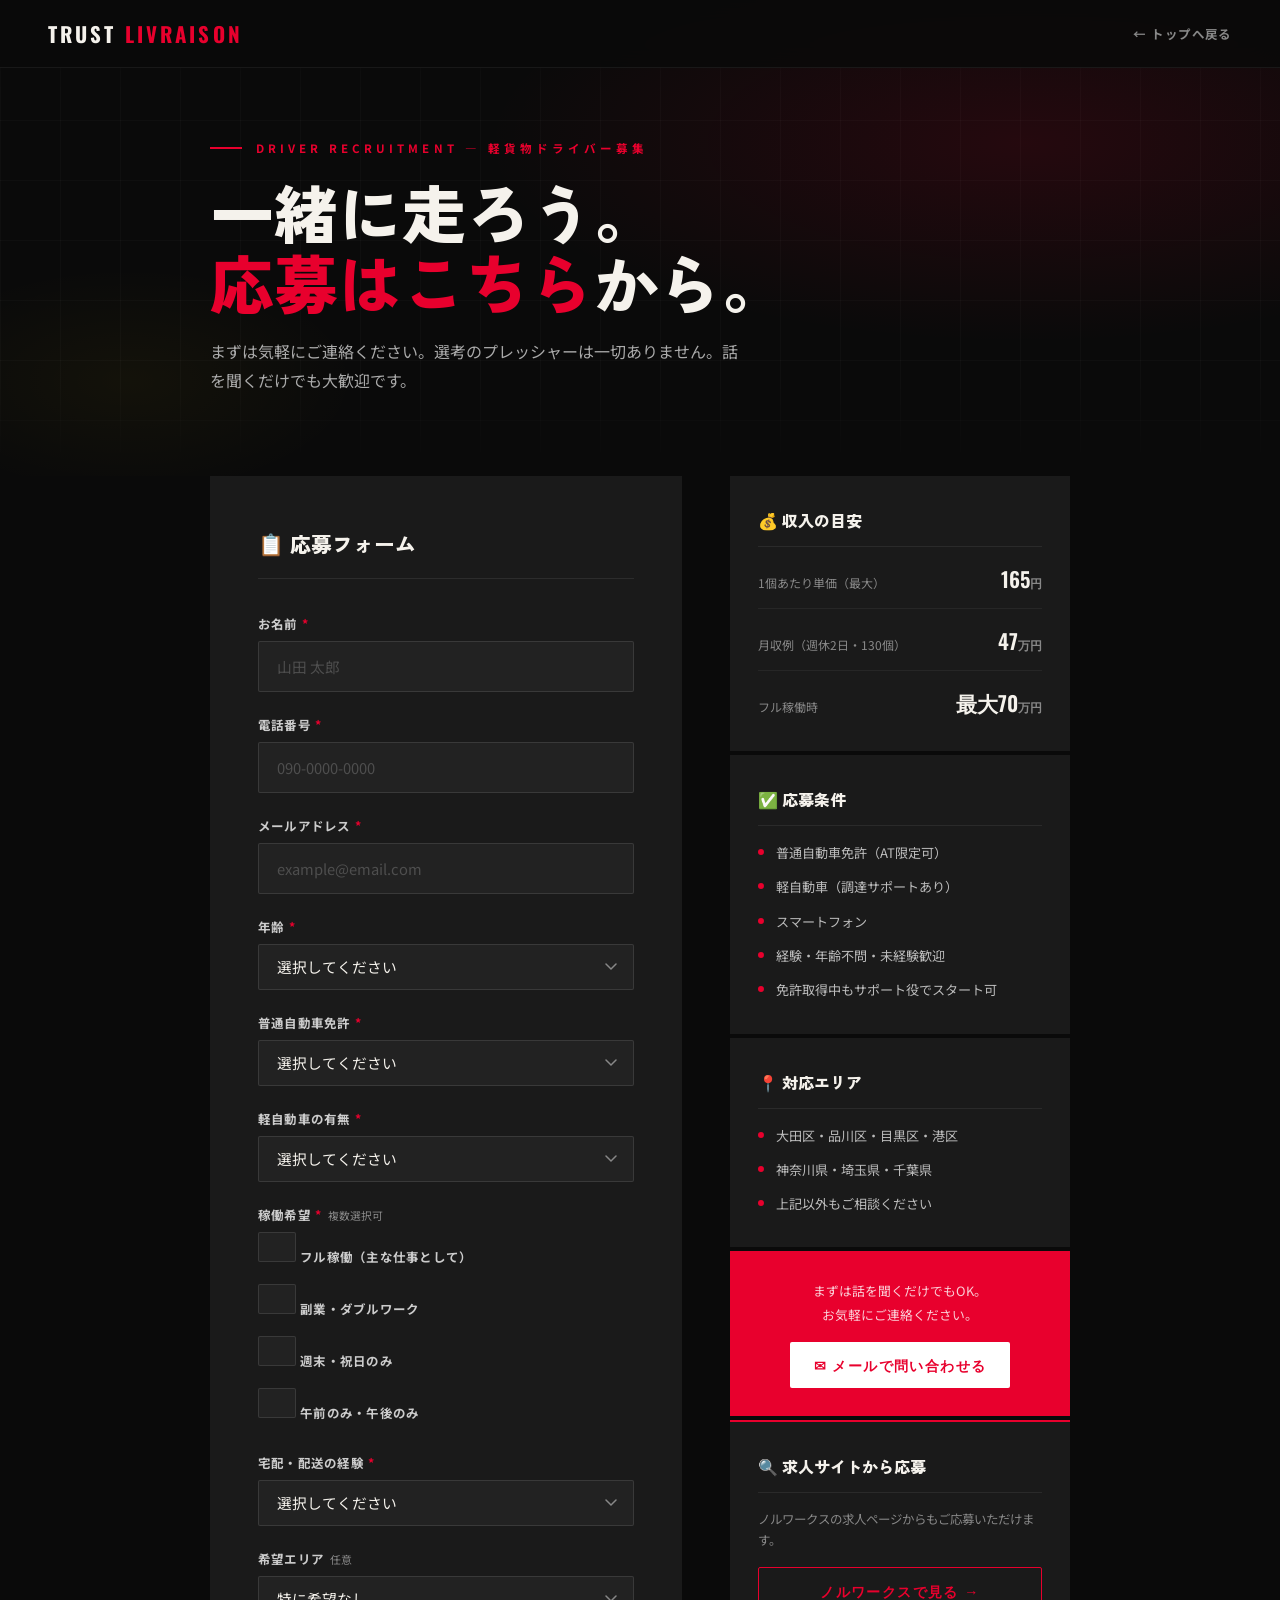
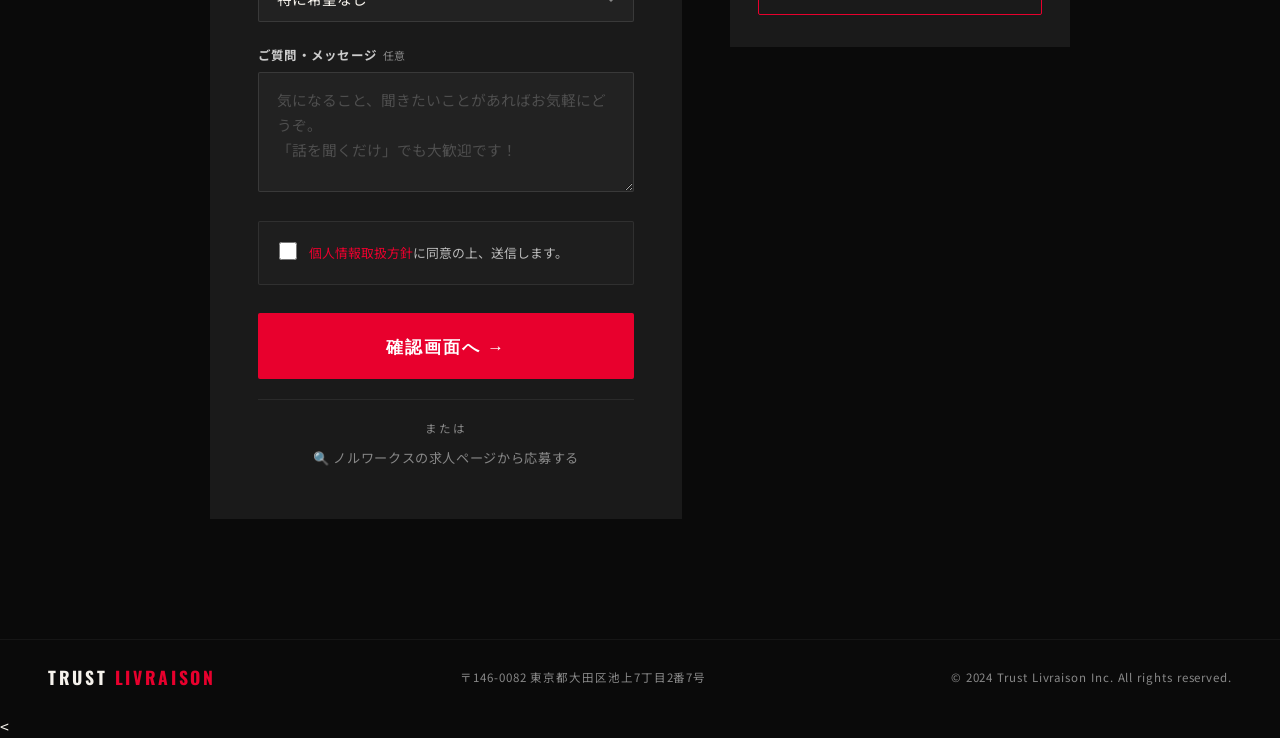
<file: apply.html>
<!DOCTYPE html>
<html lang="ja">
<head>
<meta charset="UTF-8">
<meta name="viewport" content="width=device-width, initial-scale=1.0">
<title>ドライバー応募フォーム | Trust Livraison</title>
<!-- Google tag (gtag.js) -->
<script async src="https://www.googletagmanager.com/gtag/js?id=G-0D92F62WRW"></script>
<script>
  window.dataLayer = window.dataLayer || [];
  function gtag(){dataLayer.push(arguments);}
  gtag('js', new Date());
  gtag('config', 'G-0D92F62WRW');
</script>
<link href="https://fonts.googleapis.com/css2?family=Zen+Kaku+Gothic+New:wght@400;700;900&family=Oswald:wght@400;600;700&family=Noto+Sans+JP:wght@300;400;700;900&display=swap" rel="stylesheet">
<link rel="stylesheet" href="style.css">
</head>
<body>

<nav>
  <a href="/" class="logo">TRUST <span>LIVRAISON</span></a>
  <a href="/" class="nav-back">← トップへ戻る</a>
</nav>

<!-- HERO -->
<div class="apply-hero">
  <div class="apply-hero-grid"></div>
  <div class="apply-hero-inner">
    <div class="hero-eyebrow">Driver Recruitment — 軽貨物ドライバー募集</div>
    <h1>一緒に走ろう。<br><span>応募はこちら</span>から。</h1>
    <p>まずは気軽にご連絡ください。選考のプレッシャーは一切ありません。話を聞くだけでも大歓迎です。</p>
  </div>
</div>

<!-- FORM BODY -->
<div class="apply-body">
  <div class="apply-inner">

    <!-- フォーム -->
    <div class="form-card">
      <h2>📋 応募フォーム</h2>

      <form id="applyForm" method="post" action="/freecgi/FormMail/index.cgi" accept-charset="EUC-JP">

        <!-- CGI システム設定 -->
        <input type="hidden" name="_profile_" value="Contact">
        <input type="hidden" name="_css_url_" value="/FormMail/Contact/default.css">

        <!-- CGI フィールド定義 -->
        <input type="hidden" name="_label_" value="name:お名前:required">
        <input type="hidden" name="_label_" value="tel:電話番号:required">
        <input type="hidden" name="_label_" value="email:メールアドレス:required">
        <input type="hidden" name="_label_" value="comment:応募内容詳細">

        <!-- 確認画面の設定 -->
        <input type="hidden" name="_conf_enable_" value="1">
        <input type="hidden" name="_conf_title_" value="応募内容の確認">
        <input type="hidden" name="_conf_msg_head_" value="下記の内容で送信します。">
        <input type="hidden" name="_conf_msg_foot_" value="内容をご確認の上、「送信」ボタンを押してください。">
        <input type="hidden" name="_conf_submit_" value="送信する">

        <!-- 完了画面の設定 -->
        <input type="hidden" name="_comp_title_" value="応募受付完了">
        <input type="hidden" name="_comp_msg_head_" value="応募を受け付けました。">
        <input type="hidden" name="_comp_msg_foot_" value="担当者より2~3営業日以内にご連絡いたします。ありがとうございました。">
        <input type="hidden" name="_comp_return_text_" value="採用サイトへ戻る">
        <input type="hidden" name="_comp_return_url_" value="/">

        <!-- お名前 -->
        <div class="form-group" id="group-name">
          <label>お名前<span class="required">*</span></label>
          <input type="text" name="name" placeholder="山田 太郎" autocomplete="name">
          <div class="field-error">お名前を入力してください</div>
        </div>

        <!-- 電話番号 -->
        <div class="form-group" id="group-tel">
          <label>電話番号<span class="required">*</span></label>
          <input type="tel" name="tel" placeholder="090-0000-0000" autocomplete="tel">
          <div class="field-error">電話番号を入力してください</div>
        </div>

        <!-- メールアドレス -->
        <div class="form-group" id="group-email">
          <label>メールアドレス<span class="required">*</span></label>
          <input type="email" name="email" placeholder="example@email.com" autocomplete="email">
          <div class="field-error">正しいメールアドレスを入力してください</div>
        </div>

        <!-- 年齢 -->
        <div class="form-group" id="group-age">
          <label>年齢<span class="required">*</span></label>
          <select name="age" id="ageSelect">
            <option value="" disabled selected>選択してください</option>
            <option>18〜19歳</option>
            <option>20代</option>
            <option>30代</option>
            <option>40代</option>
            <option>50代以上</option>
          </select>
          <div class="field-error">年齢を選択してください</div>
        </div>

        <!-- 運転免許 -->
        <div class="form-group" id="group-license">
          <label>普通自動車免許<span class="required">*</span></label>
          <select name="license" id="licenseSelect">
            <option value="" disabled selected>選択してください</option>
            <option>あり（AT限定なし）</option>
            <option>あり（AT限定）</option>
            <option>なし（取得予定あり）</option>
            <option>なし（未定）</option>
          </select>
          <div class="field-error">免許の有無を選択してください</div>
        </div>

        <!-- 軽自動車 -->
        <div class="form-group" id="group-car">
          <label>軽自動車の有無<span class="required">*</span></label>
          <select name="car" id="carSelect">
            <option value="" disabled selected>選択してください</option>
            <option>あり</option>
            <option>なし（調達予定あり）</option>
            <option>なし（相談したい）</option>
          </select>
          <div class="field-error">選択してください</div>
        </div>

        <!-- 稼働希望 -->
        <div class="form-group">
          <label>稼働希望<span class="required">*</span><span class="optional">複数選択可</span></label>
          <div class="checkbox-group">
            <label class="checkbox-label">
              <input type="checkbox" class="workStyle" value="フル稼働（主な仕事として）"> フル稼働（主な仕事として）
            </label>
            <label class="checkbox-label">
              <input type="checkbox" class="workStyle" value="副業・ダブルワーク"> 副業・ダブルワーク
            </label>
            <label class="checkbox-label">
              <input type="checkbox" class="workStyle" value="週末・祝日のみ"> 週末・祝日のみ
            </label>
            <label class="checkbox-label">
              <input type="checkbox" class="workStyle" value="午前のみ・午後のみ"> 午前のみ・午後のみ
            </label>
          </div>
        </div>

        <!-- 経験 -->
        <div class="form-group">
          <label>宅配・配送の経験<span class="required">*</span></label>
          <select name="experience" id="experienceSelect">
            <option value="" disabled selected>選択してください</option>
            <option>未経験</option>
            <option>あり（1年未満）</option>
            <option>あり（1〜3年）</option>
            <option>あり（3年以上）</option>
          </select>
        </div>

        <!-- 希望エリア -->
        <div class="form-group">
          <label>希望エリア<span class="optional">任意</span></label>
          <select name="area" id="areaSelect">
            <option value="特に希望なし" selected>特に希望なし</option>
            <option>大田区</option>
            <option>品川区</option>
            <option>目黒区</option>
            <option>港区</option>
            <option>神奈川県</option>
            <option>埼玉県</option>
            <option>千葉県</option>
            <option>その他・相談したい</option>
          </select>
        </div>

        <!-- ご質問・メッセージ（任意） -->
        <div class="form-group">
          <label>ご質問・メッセージ<span class="optional">任意</span></label>
          <textarea name="freecomment" id="freecomment" placeholder="気になること、聞きたいことがあればお気軽にどうぞ。&#10;「話を聞くだけ」でも大歓迎です！"></textarea>
        </div>

        <!-- CGIに渡す集約フィールド（JS で自動生成） -->
        <input type="hidden" name="comment" id="commentField">

        <!-- 個人情報同意 -->
        <div class="agree-box">
          <label class="checkbox-label" id="group-agree">
            <input type="checkbox" id="agreeCheck">
            <span><a href="/#policies" target="_blank">個人情報取扱方針</a>に同意の上、送信します。</span>
          </label>
          <div class="field-error" id="agreeError" style="margin-top:8px;">同意が必要です</div>
        </div>

        <button type="submit" class="btn-submit" id="submitBtn">
          確認画面へ →
        </button>

        <div class="form-alt-apply">
          <span>または</span>
          <a href="https://noru-works.jp/tokyo/ota-ku/detail-27121" target="_blank">
            🔍 ノルワークスの求人ページから応募する
          </a>
        </div>

      </form>
    </div>

    <!-- サイドバー -->
    <aside class="apply-sidebar">

      <div class="sidebar-card">
        <h3>💰 収入の目安</h3>
        <div class="sidebar-stat">
          <div class="sidebar-stat-item">
            <span class="sidebar-stat-label">1個あたり単価（最大）</span>
            <span class="sidebar-stat-val">165<small>円</small></span>
          </div>
          <div class="sidebar-stat-item">
            <span class="sidebar-stat-label">月収例（週休2日・130個）</span>
            <span class="sidebar-stat-val">47<small>万円</small></span>
          </div>
          <div class="sidebar-stat-item">
            <span class="sidebar-stat-label">フル稼働時</span>
            <span class="sidebar-stat-val">最大70<small>万円</small></span>
          </div>
        </div>
      </div>

      <div class="sidebar-card">
        <h3>✅ 応募条件</h3>
        <div class="sidebar-list">
          <div class="sidebar-item">普通自動車免許（AT限定可）</div>
          <div class="sidebar-item">軽自動車（調達サポートあり）</div>
          <div class="sidebar-item">スマートフォン</div>
          <div class="sidebar-item">経験・年齢不問・未経験歓迎</div>
          <div class="sidebar-item">免許取得中もサポート役でスタート可</div>
        </div>
      </div>

      <div class="sidebar-card">
        <h3>📍 対応エリア</h3>
        <div class="sidebar-list">
          <div class="sidebar-item">大田区・品川区・目黒区・港区</div>
          <div class="sidebar-item">神奈川県・埼玉県・千葉県</div>
          <div class="sidebar-item">上記以外もご相談ください</div>
        </div>
      </div>

      <div class="sidebar-cta">
        <p>まずは話を聞くだけでもOK。<br>お気軽にご連絡ください。</p>
        <a href="/cdn-cgi/l/email-protection#3851565e57784c4a4d4b4c54514e4a59514b5756165b57165248">✉ メールで問い合わせる</a>
      </div>

      <div class="sidebar-card sidebar-noru">
        <h3>🔍 求人サイトから応募</h3>
        <p class="sidebar-noru-desc">ノルワークスの求人ページからもご応募いただけます。</p>
        <a href="https://noru-works.jp/tokyo/ota-ku/detail-27121" target="_blank" class="btn-noru">
          ノルワークスで見る →
        </a>
      </div>

    </aside>
  </div>
</div>

<footer>
  <div class="footer-logo">TRUST <span>LIVRAISON</span></div>
  <p>〒146-0082 東京都大田区池上7丁目2番7号</p>
  <p>© 2024 Trust Livraison Inc. All rights reserved.</p>
</footer>

<
</file>
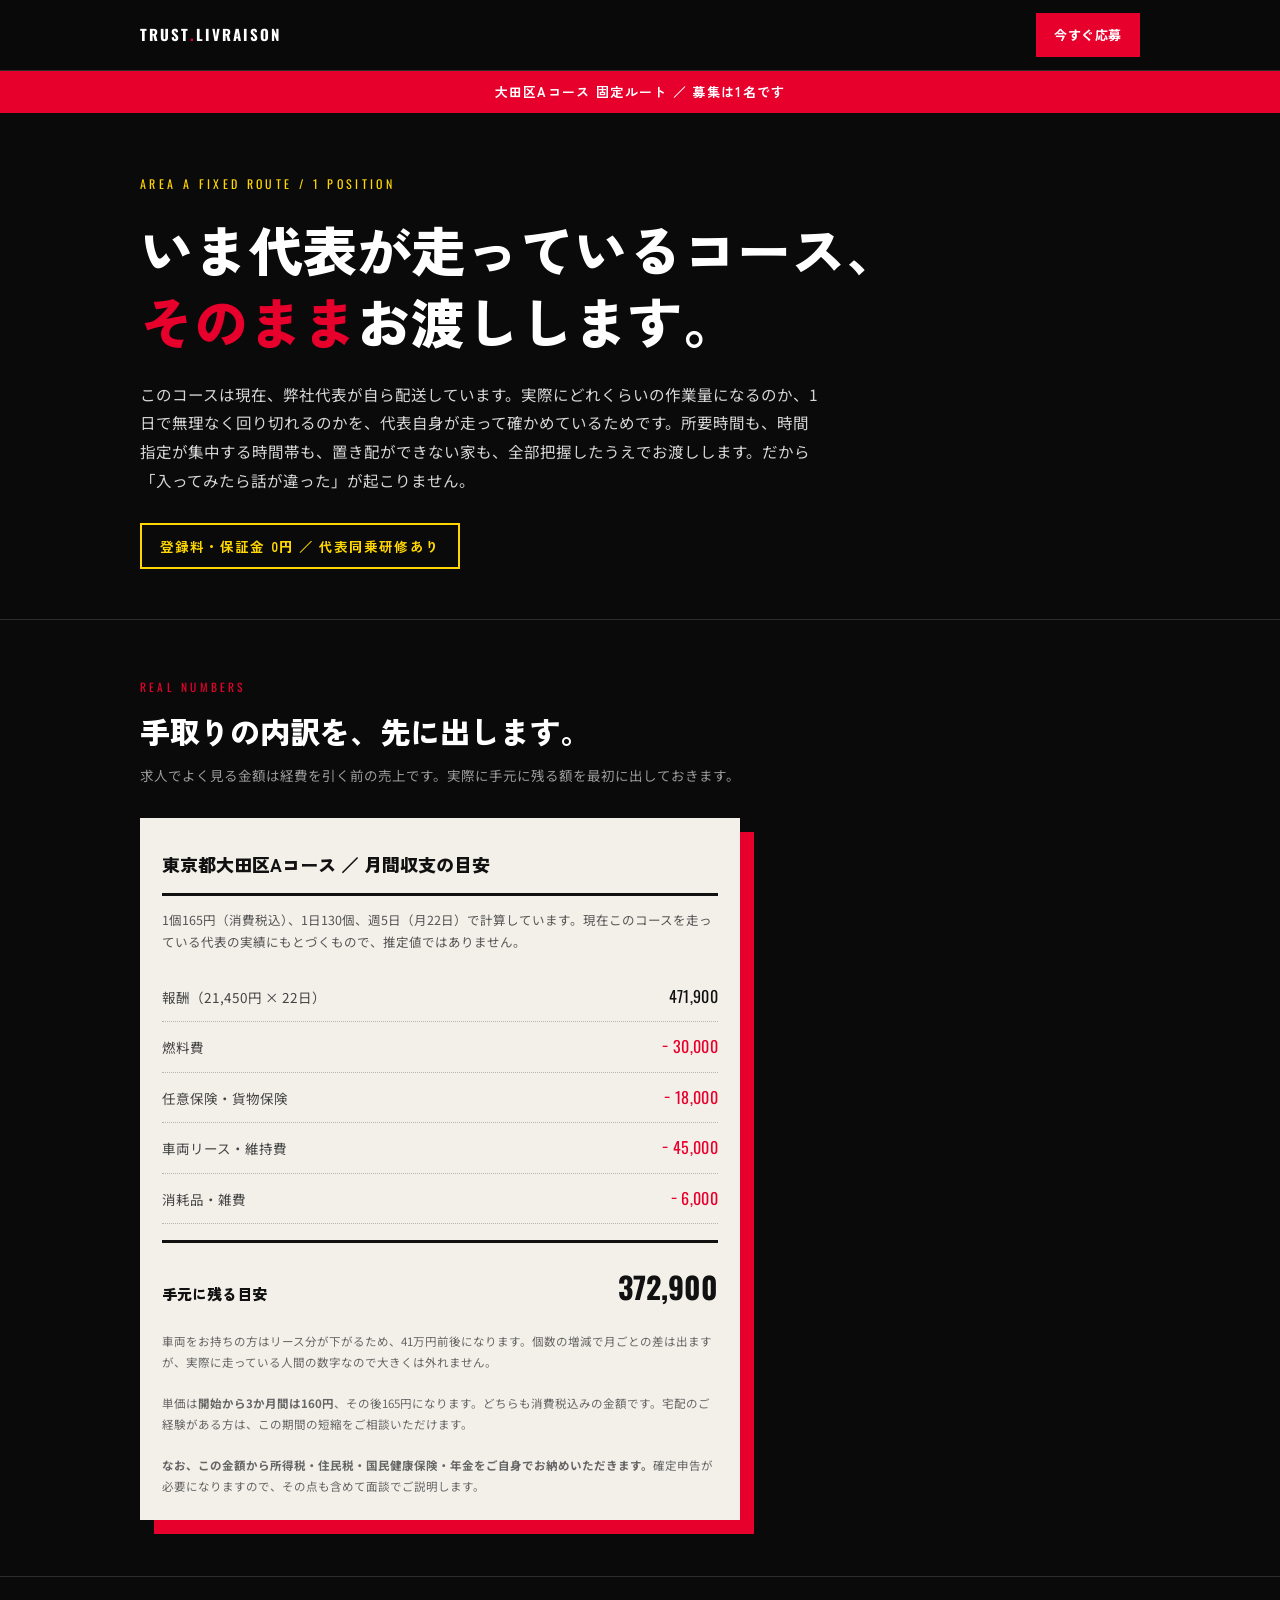
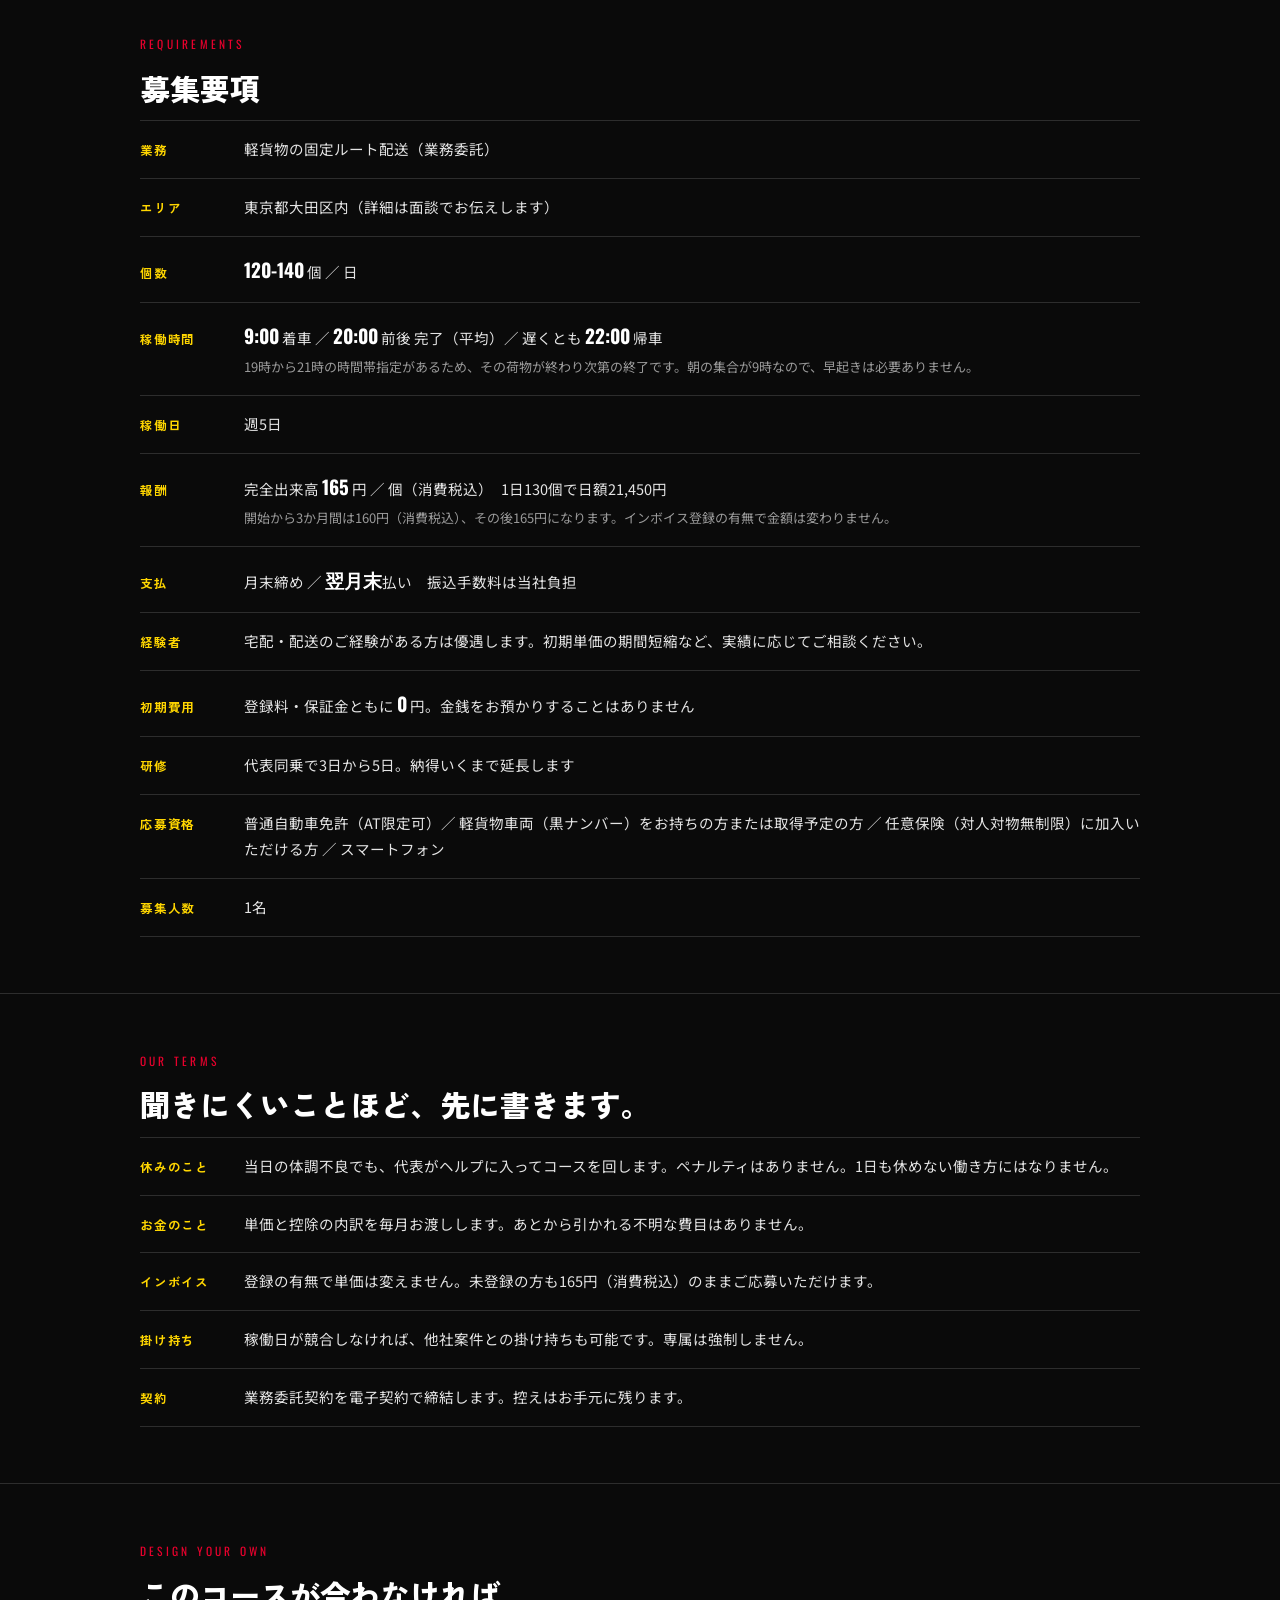
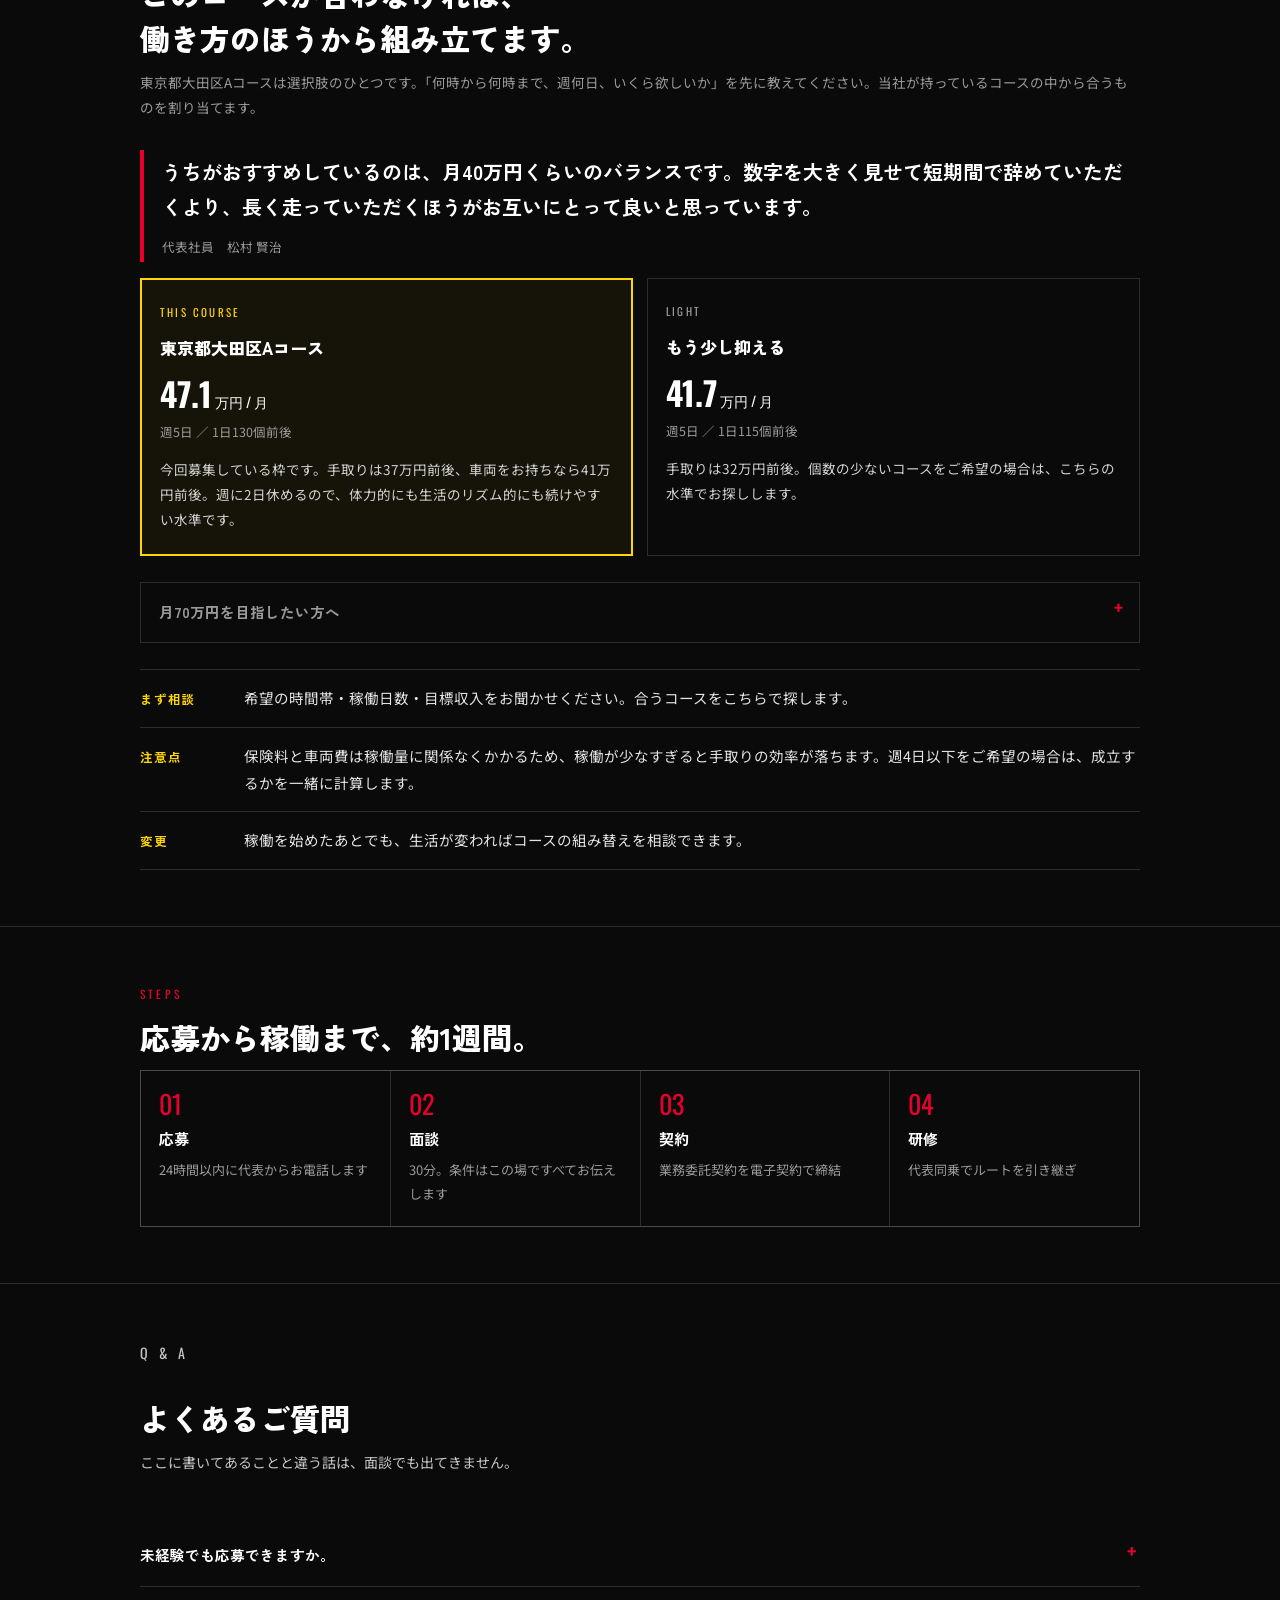
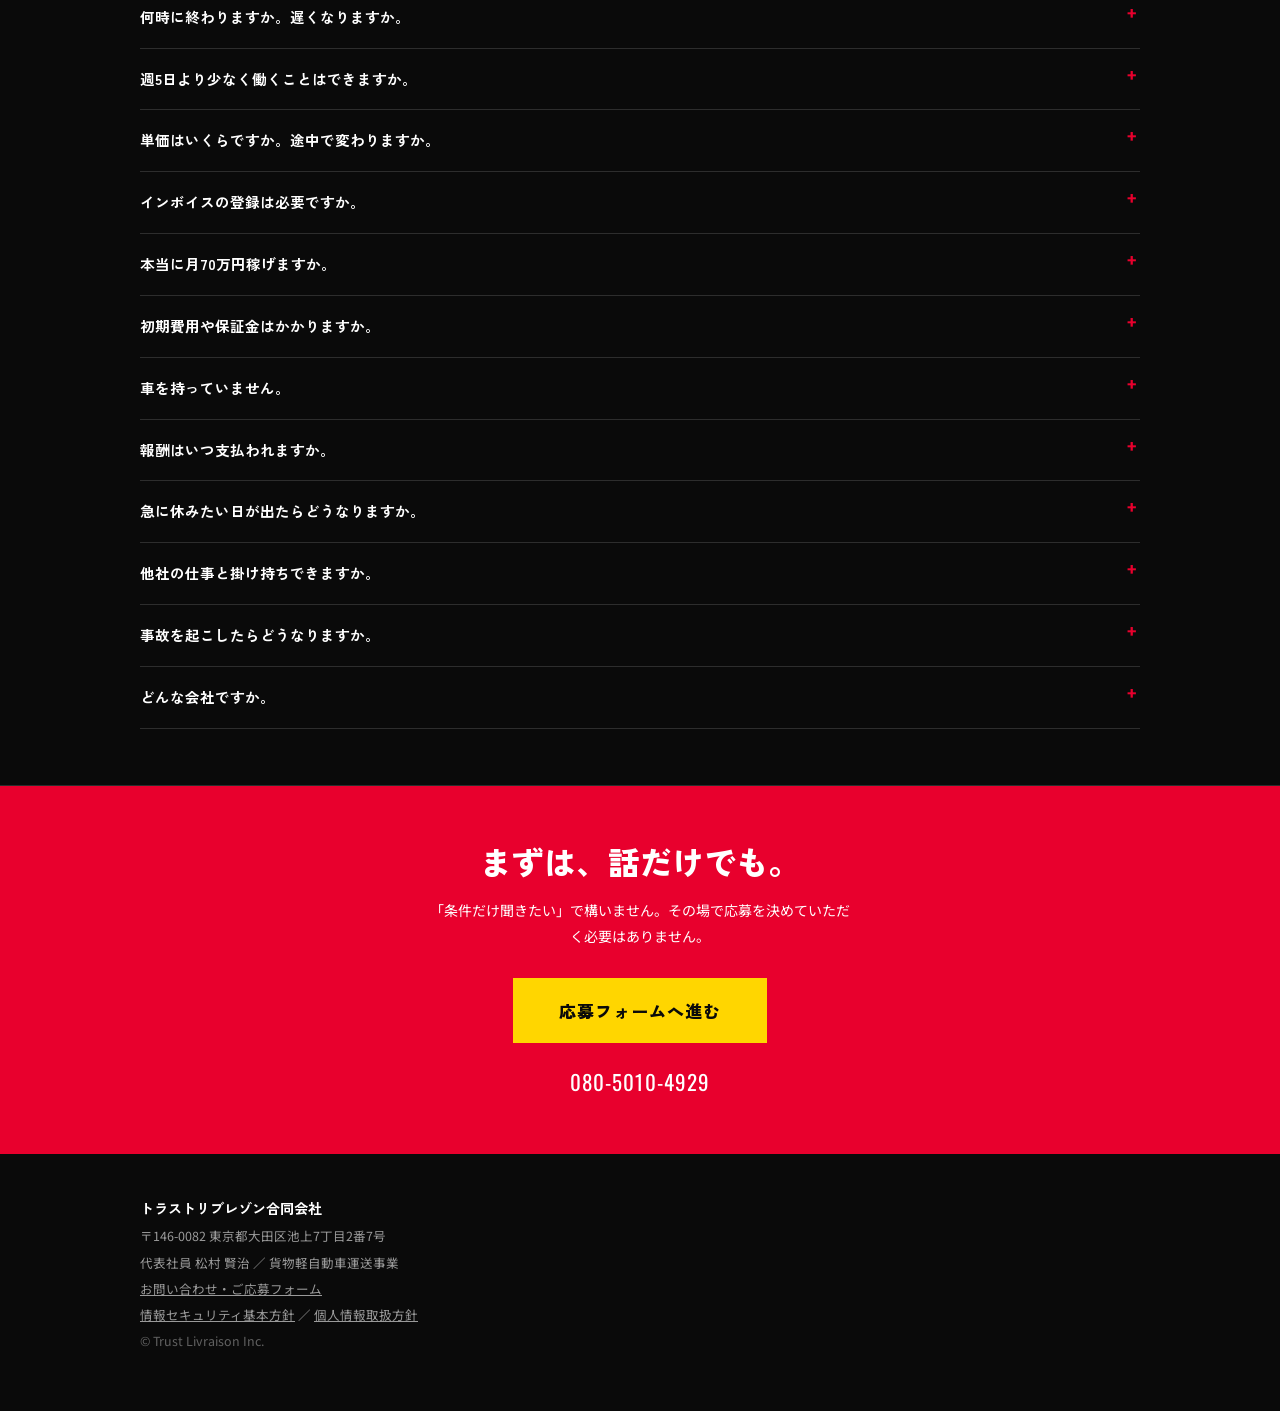
<file: course-a.html>
<!DOCTYPE html>
<html lang="ja">
<head>
<meta charset="UTF-8">
<meta name="viewport" content="width=device-width, initial-scale=1">
<title>大田区Aコース 固定ルート｜1名募集｜トラストリブレゾン合同会社</title>
<meta name="description" content="トラストリブレゾン合同会社が大田区内の固定ルートを担当する委託ドライバーを1名募集。報酬・経費・手取りをすべて公開しています。登録料・保証金0円。">

<!--
==========================================================
  course-a.html  /  大田区Aコース 詳細ページ
  ----------------------------------------------------
  【メモ】募集終了時の対応
  ・ページは削除せず、見出しを「募集は終了しました」に書き換えて残す
  ・JSON-LD の validThrough を終了日に変更する（現在 2026-11-30）
  ・次回募集時は datePosted を更新する

  【設置手順】
  1. 本ファイルをルートに course-a.html として配置
  2. index.html の HERO 直下または AREA セクションに
     <a href="course-a.html">大田区Aコース 固定ルート 1名募集</a> を追加
  3. 下の NAV / FOOTER を index.html のものに差し替えると完全一致します
==========================================================
-->

<link rel="preconnect" href="https://fonts.googleapis.com">
<link rel="preconnect" href="https://fonts.gstatic.com" crossorigin>
<link href="https://fonts.googleapis.com/css2?family=Zen+Kaku+Gothic+New:wght@400;500;700;900&family=Oswald:wght@400;500;700&family=Noto+Sans+JP:wght@400;500;700&display=swap" rel="stylesheet">

<!-- Google Analytics（既存サイトと同一ID） -->
<script async src="https://www.googletagmanager.com/gtag/js?id=G-0D92F62WRW"></script>
<script>
  window.dataLayer = window.dataLayer || [];
  function gtag(){dataLayer.push(arguments);}
  gtag('js', new Date());
  gtag('config', 'G-0D92F62WRW');
</script>

<style>
/* ============================================
   既存 style.css と衝突しないよう co- で名前空間化
   カラー・フォントは既存デザイン仕様に準拠
   ============================================ */
.co-scope{
  --black:#0A0A0A;
  --red:#E8002D;
  --yellow:#FFD600;
  --white:#FFFFFF;
  --gray:#9A9A9A;
  --line:rgba(255,255,255,.14);
  --slip:#F2F0E9;
}
*{box-sizing:border-box;margin:0;padding:0}
html{scroll-behavior:smooth}
body{
  background:var(--black,#0A0A0A);
  color:#fff;
  font-family:"Noto Sans JP",sans-serif;
  line-height:1.85;
  -webkit-font-smoothing:antialiased;
}
.co-scope img{max-width:100%;display:block}
.co-wrap{max-width:1040px;margin:0 auto;padding:0 20px}

/* ---------- NAV（index.html のものに差し替え可） ---------- */
.co-nav{
  position:sticky;top:0;z-index:50;
  background:rgba(10,10,10,.94);backdrop-filter:blur(8px);
  border-bottom:1px solid var(--line);
}
.co-nav__in{
  max-width:1040px;margin:0 auto;padding:13px 20px;
  display:flex;align-items:center;justify-content:space-between;gap:14px;
}
.co-nav__logo{
  font-family:"Oswald",sans-serif;font-weight:700;
  font-size:15px;letter-spacing:.14em;color:#fff;text-decoration:none;
}
.co-nav__logo span{color:var(--red)}
.co-nav__cta{
  background:var(--red);color:#fff;text-decoration:none;
  font-weight:700;font-size:13px;padding:10px 18px;letter-spacing:.04em;
  white-space:nowrap;
}
.co-nav__cta:hover{background:var(--yellow);color:var(--black)}

/* ---------- 帯 ---------- */
.co-band{
  background:var(--red);color:#fff;text-align:center;
  font-family:"Zen Kaku Gothic New",sans-serif;font-weight:700;
  font-size:13px;letter-spacing:.1em;padding:9px 20px;
}

/* ---------- HERO ---------- */
.co-hero{padding:60px 0 50px;border-bottom:1px solid var(--line)}
.co-hero__eyebrow{
  font-family:"Oswald",sans-serif;font-size:12px;letter-spacing:.28em;
  color:var(--yellow);margin-bottom:18px;
}
.co-hero h1{
  font-family:"Zen Kaku Gothic New",sans-serif;font-weight:900;
  font-size:clamp(29px,6.6vw,54px);line-height:1.32;letter-spacing:.005em;
}
.co-hero h1 em{font-style:normal;color:var(--red)}
.co-hero__lede{
  margin-top:24px;max-width:44em;color:#D6D6D6;font-size:15.5px;
}
.co-hero__badge{
  display:inline-block;margin-top:28px;
  border:2px solid var(--yellow);color:var(--yellow);
  font-family:"Zen Kaku Gothic New",sans-serif;font-weight:700;
  font-size:13.5px;letter-spacing:.08em;padding:9px 18px;
}

/* ---------- セクション共通 ---------- */
.co-sec{padding:56px 0;border-bottom:1px solid var(--line)}
.co-sec__label{
  font-family:"Oswald",sans-serif;font-size:11.5px;letter-spacing:.28em;
  color:var(--red);margin-bottom:12px;
}
.co-sec__ttl{
  font-family:"Zen Kaku Gothic New",sans-serif;font-weight:900;
  font-size:clamp(21px,4vw,30px);line-height:1.45;margin-bottom:10px;
}
.co-sec__note{color:var(--gray);font-size:13.5px;margin-bottom:30px}

/* ---------- 手取り明細（伝票の質感を残す） ---------- */
.co-slip{
  background:var(--slip);color:#111;
  padding:30px 22px 24px;
  box-shadow:14px 14px 0 var(--red);
  max-width:600px;
}
.co-slip__ttl{
  font-family:"Zen Kaku Gothic New",sans-serif;font-weight:900;font-size:18px;
  border-bottom:3px solid #111;padding-bottom:11px;
}
.co-slip__lead{font-size:12.5px;color:#555;margin:13px 0 18px;line-height:1.8}
.co-slip__line{
  display:flex;justify-content:space-between;align-items:baseline;gap:12px;
  padding:10px 0;border-bottom:1px dotted #B9B6AB;
}
.co-slip__line span:first-child{font-size:13.5px;color:#444}
.co-slip__line span:last-child{font-family:"Oswald",sans-serif;font-size:16px;letter-spacing:.02em}
.co-slip__line--minus span:last-child{color:var(--red)}
.co-slip__total{
  display:flex;justify-content:space-between;align-items:baseline;gap:12px;
  margin-top:16px;padding-top:16px;border-top:3px solid #111;
}
.co-slip__total span:first-child{font-family:"Zen Kaku Gothic New",sans-serif;font-weight:900;font-size:15px}
.co-slip__total span:last-child{font-family:"Oswald",sans-serif;font-weight:700;font-size:30px}
.co-slip__foot{font-size:11.5px;color:#666;margin-top:16px;line-height:1.8}

/* ---------- 明細テーブル ---------- */
.co-rows{border-top:1px solid var(--line)}
.co-row{
  display:flex;gap:16px;align-items:baseline;
  padding:15px 0;border-bottom:1px solid var(--line);
}
.co-row__k{
  flex:0 0 7em;font-family:"Zen Kaku Gothic New",sans-serif;font-weight:700;
  font-size:12.5px;letter-spacing:.06em;color:var(--yellow);
}
.co-row__v{flex:1;font-size:14.5px;color:#E4E4E4}
.co-row__v b{font-family:"Oswald",sans-serif;font-weight:700;font-size:19px;color:#fff}
@media(max-width:520px){
  .co-row{flex-direction:column;gap:3px}
  .co-row__k{flex:none}
}

/* ---------- 働き方プラン ---------- */
.co-plans{display:grid;gap:14px;margin-bottom:26px}
@media(min-width:780px){.co-plans{grid-template-columns:repeat(3,1fr)}}
@media(min-width:780px){.co-plans--two{grid-template-columns:repeat(2,1fr)}}
.co-more{border:1px solid var(--line);margin-bottom:26px}
.co-more summary{
  cursor:pointer;list-style:none;position:relative;
  padding:16px 40px 16px 18px;
  font-family:"Zen Kaku Gothic New",sans-serif;font-weight:700;font-size:14.5px;
  color:var(--gray);
}
.co-more summary::-webkit-details-marker{display:none}
.co-more summary::after{
  content:"+";position:absolute;right:16px;top:14px;
  font-family:"Oswald",sans-serif;font-size:20px;color:var(--red);line-height:1;
}
.co-more[open] summary{color:#fff;border-bottom:1px solid var(--line)}
.co-more[open] summary::after{content:"–"}
.co-more__body{padding:18px}
.co-more__body p{font-size:13.5px;color:#C6C6C6;margin-bottom:12px;line-height:1.9}
.co-more__body p:last-child{margin-bottom:0}
.co-more__body b{color:var(--yellow);font-weight:700}
.co-plan{border:1px solid var(--line);padding:22px 18px}
.co-plan--pick{border:2px solid var(--yellow);background:rgba(255,214,0,.05)}
.co-plan__tag{
  font-family:"Oswald",sans-serif;font-size:11px;letter-spacing:.2em;
  color:var(--gray);margin-bottom:10px;
}
.co-plan--pick .co-plan__tag{color:var(--yellow)}
.co-plan__ttl{font-family:"Zen Kaku Gothic New",sans-serif;font-weight:900;font-size:17px;margin-bottom:12px}
.co-plan__num{font-family:"Oswald",sans-serif;font-weight:700;font-size:33px;line-height:1.1}
.co-plan__num small{font-size:14px;font-weight:400;margin-left:3px}
.co-plan__sub{font-size:12.5px;color:var(--gray);margin:8px 0 14px}
.co-plan__d{font-size:13.5px;color:#D2D2D2;line-height:1.85}
.co-voice{
  border-left:4px solid var(--red);padding:4px 0 4px 18px;
  font-family:"Zen Kaku Gothic New",sans-serif;font-weight:700;
  font-size:clamp(16px,3vw,20px);line-height:1.75;margin-bottom:16px;
}
.co-voice__by{
  display:block;font-family:"Noto Sans JP",sans-serif;font-weight:400;
  font-size:12.5px;color:var(--gray);margin-top:12px;
}

/* ---------- ステップ ---------- */
.co-steps{display:grid;gap:1px;background:var(--line);border:1px solid var(--line)}
.co-step{background:var(--black);padding:20px 18px}
.co-step__n{font-family:"Oswald",sans-serif;font-size:26px;color:var(--red);line-height:1}
.co-step__t{font-family:"Zen Kaku Gothic New",sans-serif;font-weight:700;font-size:15px;margin:8px 0 5px}
.co-step__d{font-size:13px;color:var(--gray)}
@media(min-width:760px){.co-steps{grid-template-columns:repeat(4,1fr)}}

/* ---------- FAQ ---------- */
.co-faq details{border-bottom:1px solid var(--line)}
.co-faq summary{
  cursor:pointer;list-style:none;position:relative;
  padding:17px 34px 17px 0;
  font-family:"Zen Kaku Gothic New",sans-serif;font-weight:700;font-size:14.5px;
}
.co-faq summary::-webkit-details-marker{display:none}
.co-faq summary::after{
  content:"+";position:absolute;right:4px;top:15px;
  font-family:"Oswald",sans-serif;font-size:21px;color:var(--red);line-height:1;
}
.co-faq details[open] summary::after{content:"–"}
.co-faq p{padding:0 0 19px;font-size:14px;color:#C6C6C6}

/* ---------- CTA ---------- */
.co-cta{background:var(--red);padding:52px 20px;text-align:center}
.co-cta__ttl{
  font-family:"Zen Kaku Gothic New",sans-serif;font-weight:900;
  font-size:clamp(22px,4.6vw,32px);line-height:1.45;
}
.co-cta__note{font-size:14px;margin:14px auto 28px;max-width:30em;line-height:1.85}
.co-btn{
  display:inline-block;background:var(--yellow);color:var(--black);
  text-decoration:none;font-family:"Zen Kaku Gothic New",sans-serif;font-weight:900;
  font-size:17px;padding:17px 46px;letter-spacing:.06em;
}
.co-btn:hover{background:#fff}
.co-cta__tel{
  display:block;margin-top:20px;color:#fff;text-decoration:none;
  font-family:"Oswald",sans-serif;font-size:21px;letter-spacing:.05em;
}

/* ---------- FOOTER ---------- */
.co-foot{padding:40px 0 56px;font-size:12.5px;color:var(--gray);line-height:2.1}
.co-foot a{color:var(--gray)}
.co-foot__name{color:#fff;font-family:"Zen Kaku Gothic New",sans-serif;font-weight:700;font-size:14px}

/* ---------- reveal（既存サイトと同じ挙動） ---------- */
.co-rv{opacity:0;transform:translateY(22px);transition:opacity .7s ease,transform .7s ease}
.co-rv.is-in{opacity:1;transform:none}
@media (prefers-reduced-motion:reduce){
  .co-rv{opacity:1;transform:none;transition:none}
}
a:focus-visible,summary:focus-visible{outline:2px solid var(--yellow);outline-offset:3px}
</style>
</head>

<body class="co-scope">

<nav class="co-nav">
  <div class="co-nav__in">
    <a class="co-nav__logo" href="index.html">TRUST<span>.</span>LIVRAISON</a>
    <a class="co-nav__cta" href="apply.html">今すぐ応募</a>
  </div>
</nav>

<div class="co-band">大田区Aコース 固定ルート ／ 募集は1名です</div>

<header class="co-hero">
  <div class="co-wrap">
    <p class="co-hero__eyebrow">AREA A FIXED ROUTE / 1 POSITION</p>
    <h1>いま代表が走っているコース、<br><em>そのまま</em>お渡しします。</h1>
    <p class="co-hero__lede">
      このコースは現在、弊社代表が自ら配送しています。実際にどれくらいの作業量になるのか、1日で無理なく回り切れるのかを、代表自身が走って確かめているためです。所要時間も、時間指定が集中する時間帯も、置き配ができない家も、全部把握したうえでお渡しします。だから「入ってみたら話が違った」が起こりません。
    </p>
    <div class="co-hero__badge">登録料・保証金 0円 ／ 代表同乗研修あり</div>
  </div>
</header>

<!-- 手取り明細 -->
<section class="co-sec">
  <div class="co-wrap co-rv">
    <p class="co-sec__label">REAL NUMBERS</p>
    <h2 class="co-sec__ttl">手取りの内訳を、先に出します。</h2>
    <p class="co-sec__note">求人でよく見る金額は経費を引く前の売上です。実際に手元に残る額を最初に出しておきます。</p>

    <div class="co-slip">
      <div class="co-slip__ttl">東京都大田区Aコース ／ 月間収支の目安</div>
      <p class="co-slip__lead">1個165円（消費税込）、1日130個、週5日（月22日）で計算しています。現在このコースを走っている代表の実績にもとづくもので、推定値ではありません。</p>

      <div class="co-slip__line">
        <span>報酬（21,450円 × 22日）</span><span>471,900</span>
      </div>
      <div class="co-slip__line co-slip__line--minus"><span>燃料費</span><span>− 30,000</span></div>
      <div class="co-slip__line co-slip__line--minus"><span>任意保険・貨物保険</span><span>− 18,000</span></div>
      <div class="co-slip__line co-slip__line--minus"><span>車両リース・維持費</span><span>− 45,000</span></div>
      <div class="co-slip__line co-slip__line--minus"><span>消耗品・雑費</span><span>− 6,000</span></div>

      <div class="co-slip__total"><span>手元に残る目安</span><span>372,900</span></div>

      <p class="co-slip__foot">
        車両をお持ちの方はリース分が下がるため、41万円前後になります。個数の増減で月ごとの差は出ますが、実際に走っている人間の数字なので大きくは外れません。<br><br>
        単価は<b>開始から3か月間は160円</b>、その後165円になります。どちらも消費税込みの金額です。宅配のご経験がある方は、この期間の短縮をご相談いただけます。<br><br>
        <b>なお、この金額から所得税・住民税・国民健康保険・年金をご自身でお納めいただきます。</b>確定申告が必要になりますので、その点も含めて面談でご説明します。
      </p>
    </div>
  </div>
</section>

<!-- 募集要項 -->
<section class="co-sec">
  <div class="co-wrap co-rv">
    <p class="co-sec__label">REQUIREMENTS</p>
    <h2 class="co-sec__ttl">募集要項</h2>
    <div class="co-rows">
      <div class="co-row"><div class="co-row__k">業務</div><div class="co-row__v">軽貨物の固定ルート配送（業務委託）</div></div>
      <div class="co-row"><div class="co-row__k">エリア</div><div class="co-row__v">東京都大田区内（詳細は面談でお伝えします）</div></div>
      <div class="co-row"><div class="co-row__k">個数</div><div class="co-row__v"><b>120-140</b> 個 ／ 日</div></div>
      <div class="co-row"><div class="co-row__k">稼働時間</div><div class="co-row__v"><b>9:00</b> 着車 ／ <b>20:00</b> 前後 完了（平均）／ 遅くとも <b>22:00</b> 帰車<br><span style="color:#9A9A9A;font-size:13px">19時から21時の時間帯指定があるため、その荷物が終わり次第の終了です。朝の集合が9時なので、早起きは必要ありません。</span></div></div>
      <div class="co-row"><div class="co-row__k">稼働日</div><div class="co-row__v">週5日</div></div>
      <div class="co-row"><div class="co-row__k">報酬</div><div class="co-row__v">完全出来高 <b>165</b> 円 ／ 個（消費税込）　1日130個で日額21,450円<br><span style="color:#9A9A9A;font-size:13px">開始から3か月間は160円（消費税込）、その後165円になります。インボイス登録の有無で金額は変わりません。</span></div></div>
      <div class="co-row"><div class="co-row__k">支払</div><div class="co-row__v">月末締め ／ <b>翌月末</b>払い　振込手数料は当社負担</div></div>
      <div class="co-row"><div class="co-row__k">経験者</div><div class="co-row__v">宅配・配送のご経験がある方は優遇します。初期単価の期間短縮など、実績に応じてご相談ください。</div></div>
      <div class="co-row"><div class="co-row__k">初期費用</div><div class="co-row__v">登録料・保証金ともに <b>0</b> 円。金銭をお預かりすることはありません</div></div>
      <div class="co-row"><div class="co-row__k">研修</div><div class="co-row__v">代表同乗で3日から5日。納得いくまで延長します</div></div>
      <div class="co-row"><div class="co-row__k">応募資格</div><div class="co-row__v">普通自動車免許（AT限定可）／ 軽貨物車両（黒ナンバー）をお持ちの方または取得予定の方 ／ 任意保険（対人対物無制限）に加入いただける方 ／ スマートフォン</div></div>
      <div class="co-row"><div class="co-row__k">募集人数</div><div class="co-row__v">1名</div></div>
    </div>
  </div>
</section>

<!-- お約束 -->
<section class="co-sec">
  <div class="co-wrap co-rv">
    <p class="co-sec__label">OUR TERMS</p>
    <h2 class="co-sec__ttl">聞きにくいことほど、先に書きます。</h2>
    <div class="co-rows">
      <div class="co-row"><div class="co-row__k">休みのこと</div><div class="co-row__v">当日の体調不良でも、代表がヘルプに入ってコースを回します。ペナルティはありません。1日も休めない働き方にはなりません。</div></div>
      <div class="co-row"><div class="co-row__k">お金のこと</div><div class="co-row__v">単価と控除の内訳を毎月お渡しします。あとから引かれる不明な費目はありません。</div></div>
      <div class="co-row"><div class="co-row__k">インボイス</div><div class="co-row__v">登録の有無で単価は変えません。未登録の方も165円（消費税込）のままご応募いただけます。</div></div>
      <div class="co-row"><div class="co-row__k">掛け持ち</div><div class="co-row__v">稼働日が競合しなければ、他社案件との掛け持ちも可能です。専属は強制しません。</div></div>
      <div class="co-row"><div class="co-row__k">契約</div><div class="co-row__v">業務委託契約を電子契約で締結します。控えはお手元に残ります。</div></div>
    </div>
  </div>
</section>

<!-- 働き方の設計 -->
<section class="co-sec">
  <div class="co-wrap co-rv">
    <p class="co-sec__label">DESIGN YOUR OWN</p>
    <h2 class="co-sec__ttl">このコースが合わなければ、<br>働き方のほうから組み立てます。</h2>
    <p class="co-sec__note">東京都大田区Aコースは選択肢のひとつです。「何時から何時まで、週何日、いくら欲しいか」を先に教えてください。当社が持っているコースの中から合うものを割り当てます。</p>

    <p class="co-voice">
      うちがおすすめしているのは、月40万円くらいのバランスです。数字を大きく見せて短期間で辞めていただくより、長く走っていただくほうがお互いにとって良いと思っています。<span class="co-voice__by">代表社員　松村 賢治</span>
    </p>

    <div class="co-plans co-plans--two">
      <div class="co-plan co-plan--pick">
        <div class="co-plan__tag">THIS COURSE</div>
        <div class="co-plan__ttl">東京都大田区Aコース</div>
        <div class="co-plan__num">47.1<small>万円 / 月</small></div>
        <p class="co-plan__sub">週5日 ／ 1日130個前後</p>
        <p class="co-plan__d">今回募集している枠です。手取りは37万円前後、車両をお持ちなら41万円前後。週に2日休めるので、体力的にも生活のリズム的にも続けやすい水準です。</p>
      </div>

      <div class="co-plan">
        <div class="co-plan__tag">LIGHT</div>
        <div class="co-plan__ttl">もう少し抑える</div>
        <div class="co-plan__num">41.7<small>万円 / 月</small></div>
        <p class="co-plan__sub">週5日 ／ 1日115個前後</p>
        <p class="co-plan__d">手取りは32万円前後。個数の少ないコースをご希望の場合は、こちらの水準でお探しします。</p>
      </div>
    </div>

    <details class="co-more">
      <summary>月70万円を目指したい方へ</summary>
      <div class="co-more__body">
        <p>結論から言うと、届きます。ただし<b>週6日稼働が前提</b>になります。1日165個前後を月26日走り切って月70.8万円、手取りで60万円前後です。</p>
        <p>これは<b>必死にやらないと出ない数字</b>です。休みは月4日、体調を崩さずに走り続けることが条件になります。実際に到達している人はいますが、誰にでもすすめられる働き方ではありません。</p>
        <p>それでも目指したいという方には、週6日で個数の多いコースを優先的にお回しします。面談で稼働の実態を包み隠さずお伝えしたうえで、ご判断ください。<b>数ヶ月で消耗して辞めてしまうのが、お互いにとって一番よくない結果</b>だと考えています。</p>
      </div>
    </details>

    <div class="co-rows">
      <div class="co-row"><div class="co-row__k">まず相談</div><div class="co-row__v">希望の時間帯・稼働日数・目標収入をお聞かせください。合うコースをこちらで探します。</div></div>
      <div class="co-row"><div class="co-row__k">注意点</div><div class="co-row__v">保険料と車両費は稼働量に関係なくかかるため、稼働が少なすぎると手取りの効率が落ちます。週4日以下をご希望の場合は、成立するかを一緒に計算します。</div></div>
      <div class="co-row"><div class="co-row__k">変更</div><div class="co-row__v">稼働を始めたあとでも、生活が変わればコースの組み替えを相談できます。</div></div>
    </div>
  </div>
</section>

<!-- 選考の流れ -->
<section class="co-sec">
  <div class="co-wrap co-rv">
    <p class="co-sec__label">STEPS</p>
    <h2 class="co-sec__ttl">応募から稼働まで、約1週間。</h2>
    <div class="co-steps">
      <div class="co-step"><div class="co-step__n">01</div><div class="co-step__t">応募</div><div class="co-step__d">24時間以内に代表からお電話します</div></div>
      <div class="co-step"><div class="co-step__n">02</div><div class="co-step__t">面談</div><div class="co-step__d">30分。条件はこの場ですべてお伝えします</div></div>
      <div class="co-step"><div class="co-step__n">03</div><div class="co-step__t">契約</div><div class="co-step__d">業務委託契約を電子契約で締結</div></div>
      <div class="co-step"><div class="co-step__n">04</div><div class="co-step__t">研修</div><div class="co-step__d">代表同乗でルートを引き継ぎ</div></div>
    </div>
  </div>
</section>

<!-- FAQ -->
<section class="co-sec co-faq">
  <div class="co-wrap co-rv">
    <p class="co-sec__label">Q &amp; A</p>
    <h2 class="co-sec__ttl">よくあるご質問</h2>
    <p class="co-sec__note">ここに書いてあることと違う話は、面談でも出てきません。</p>

    <details><summary>未経験でも応募できますか。</summary>
    <p>できます。現在このコースを走っているのは代表本人です。ルートの回り方、時間指定が集中する時間帯、置き配の可否まで、同乗しながらお伝えします。3日から5日を目安にしていますが、不安があれば延長します。</p></details>

    <details><summary>何時に終わりますか。遅くなりますか。</summary>
    <p>9時着車、平均して20時ごろに配り終えています。19時から21時の時間帯指定が入るため、その荷物が終わり次第の終了です。指定が多い日でも22時までには帰車しています。夜型の方、朝が苦手な方に向いたコースです。逆に、夕方以降の時間を確保したい方には向きません。</p></details>

    <details><summary>週5日より少なく働くことはできますか。</summary>
    <p>ご相談ください。東京都大田区Aコースは週5日ですが、当社が持っているコースの中から合うものをお探しします。ただし保険料と車両費は稼働量に関係なくかかるため、週4日以下の場合は成立するかどうかを一緒に計算させてください。車両をお持ちの方であれば選択肢が広がります。</p></details>

    <details><summary>単価はいくらですか。途中で変わりますか。</summary>
    <p>1個165円（消費税込）です。ただし開始から3か月間は160円（消費税込）とさせていただき、その後165円になります。ルートに慣れるまでの期間の設定で、達成条件のようなものはありません。3か月が過ぎれば自動的に165円です。単価が下がることはありません。宅配・配送のご経験がある方は、この3か月の短縮をご相談いただけます。</p></details>

    <details><summary>インボイスの登録は必要ですか。</summary>
    <p>必要ありません。登録済みの方も未登録の方も、お支払いする単価は同じ165円（消費税込）です。当社は簡易課税を選択しているため、ドライバーの登録有無によって当社の負担が変わらないためです。登録番号をお持ちの場合は契約時にお知らせください。</p></details>

    <details><summary>本当に月70万円稼げますか。</summary>
    <p>週6日稼働で1日165個前後を走り切れば届きます。ただし相当に走り込む前提の数字で、誰にでもすすめる働き方ではありません。今回募集している東京都大田区Aコースは週5日で、月47万円前後の水準です。無理な数字を提示して短期間で辞めていただくより、長く走っていただくほうがお互いにとって良いと思っています。</p></details>

    <details><summary>初期費用や保証金はかかりますか。</summary>
    <p>一切かかりません。登録料、保証金、研修費、いずれも0円です。金銭をお預かりすることはありません。</p></details>

    <details><summary>車を持っていません。</summary>
    <p>ご相談ください。軽貨物車両のリース・レンタル業者をご紹介できます。黒ナンバーの取得手続きについてもご案内します。</p></details>

    <details><summary>報酬はいつ支払われますか。</summary>
    <p>月末締めの翌月末払いです。振込手数料は当社が負担します。</p></details>

    <details><summary>急に休みたい日が出たらどうなりますか。</summary>
    <p>前日までにご連絡いただければ調整します。当日の体調不良でも、代表がヘルプに入ってコースを回します。ペナルティはありません。</p></details>

    <details><summary>他社の仕事と掛け持ちできますか。</summary>
    <p>可能です。このコースの稼働日と競合しないことだけご確認ください。</p></details>

    <details><summary>事故を起こしたらどうなりますか。</summary>
    <p>まず当社にご連絡ください。対応を一緒に行います。貨物の破損は貨物保険での対応が原則です。そのため任意保険（対人対物無制限）と貨物保険への加入を必須としています。</p></details>

    <details><summary>どんな会社ですか。</summary>
    <p>トラストリブレゾン合同会社、2022年6月設立。東京都大田区池上を拠点とする貨物軽自動車運送事業者です。小規模なので、担当者ではなく代表が直接お話しします。</p></details>
  </div>
</section>

<!-- CTA -->
<section class="co-cta">
  <p class="co-cta__ttl">まずは、話だけでも。</p>
  <p class="co-cta__note">「条件だけ聞きたい」で構いません。その場で応募を決めていただく必要はありません。</p>
  <a class="co-btn" href="apply.html">応募フォームへ進む</a>
  <a class="co-cta__tel" href="tel:080-5010-4929">080-5010-4929</a>
</section>

<footer class="co-foot">
  <div class="co-wrap">
    <div class="co-foot__name">トラストリブレゾン合同会社</div>
    〒146-0082 東京都大田区池上7丁目2番7号<br>
    代表社員 松村 賢治 ／ 貨物軽自動車運送事業<br>
    <a href="apply.html">お問い合わせ・ご応募フォーム</a><br>
    <a href="index.html#policies">情報セキュリティ基本方針</a> ／
    <a href="index.html#policies">個人情報取扱方針</a><br>
    <span style="opacity:.6">&copy; Trust Livraison Inc.</span>
  </div>
</footer>

<script>
(function(){
  var els = document.querySelectorAll('.co-rv');
  if(!('IntersectionObserver' in window)){
    els.forEach(function(el){el.classList.add('is-in')});
    return;
  }
  var io = new IntersectionObserver(function(entries){
    entries.forEach(function(e){
      if(e.isIntersecting){ e.target.classList.add('is-in'); io.unobserve(e.target); }
    });
  },{threshold:.12});
  els.forEach(function(el){io.observe(el)});
})();
</script>

<script type="application/ld+json">
{
  "@context":"https://schema.org",
  "@type":"JobPosting",
  "title":"軽貨物 委託ドライバー（大田区Aコース 固定ルート）",
  "description":"東京都大田区内の固定ルート配送。作業量を確かめるため現在は代表が自ら走っているコースの引き継ぎです。1個165円（消費税込、開始3か月は160円）。月末締め翌月末払い。登録料・保証金は0円。経験者優遇。募集は1名。",
  "employmentType":"CONTRACTOR",
  "industry":"貨物軽自動車運送事業",
  "totalJobOpenings":1,
  "datePosted":"2026-08-31",
  "validThrough":"2026-11-30",
  "hiringOrganization":{
    "@type":"Organization",
    "name":"トラストリブレゾン合同会社",
    "alternateName":"Trust Livraison Inc.",
    "url":"https://www.trustlivraison.com/",
    "foundingDate":"2022-06-17",
    "address":{
      "@type":"PostalAddress",
      "postalCode":"146-0082",
      "addressLocality":"大田区",
      "streetAddress":"池上7-2-7",
      "addressRegion":"東京都",
      "addressCountry":"JP"
    }
  },
  "jobLocation":{
    "@type":"Place",
    "address":{"@type":"PostalAddress","addressLocality":"大田区","addressRegion":"東京都","addressCountry":"JP"}
  },
  "directApply":true
}
</script>

<script type="application/ld+json">
{
  "@context":"https://schema.org",
  "@type":"FAQPage",
  "mainEntity":[
    {"@type":"Question","name":"未経験でも応募できますか。","acceptedAnswer":{"@type":"Answer","text":"できます。現在このコースを走っている代表が同乗して3日から5日引き継ぎます。不安があれば延長します。"}},
    {"@type":"Question","name":"週5日より少なく働くことはできますか。","acceptedAnswer":{"@type":"Answer","text":"ご相談ください。東京都大田区Aコースは週5日ですが、他のコースからお探しします。保険料と車両費は稼働量に関係なくかかるため、週4日以下の場合は成立するかを一緒に計算します。"}},
    {"@type":"Question","name":"単価はいくらですか。","acceptedAnswer":{"@type":"Answer","text":"1個165円（消費税込）です。開始から3か月間は160円（消費税込）とし、その後165円になります。経験者は期間短縮の相談が可能です。インボイス登録の有無で単価は変わりません。"}},
    {"@type":"Question","name":"報酬はいつ支払われますか。","acceptedAnswer":{"@type":"Answer","text":"月末締めの翌月末払いです。振込手数料は当社が負担します。"}},
    {"@type":"Question","name":"本当に月70万円稼げますか。","acceptedAnswer":{"@type":"Answer","text":"週6日稼働で1日165個前後を走り切れば届きますが、相当に走り込む前提の数字です。今回募集している東京都大田区Aコースは週5日で月47万円前後の水準です。"}},
    {"@type":"Question","name":"初期費用や保証金はかかりますか。","acceptedAnswer":{"@type":"Answer","text":"かかりません。登録料・保証金・研修費はいずれも0円です。金銭をお預かりすることはありません。"}},
    {"@type":"Question","name":"車を持っていなくても応募できますか。","acceptedAnswer":{"@type":"Answer","text":"軽貨物車両のリース・レンタル業者をご紹介できます。黒ナンバーの取得手続きもご案内します。"}},
    {"@type":"Question","name":"インボイスの登録は必要ですか。","acceptedAnswer":{"@type":"Answer","text":"必要ありません。登録済みでも未登録でも単価は同じ165円（消費税込）です。"}},
    {"@type":"Question","name":"急に休みたい日が出たらどうなりますか。","acceptedAnswer":{"@type":"Answer","text":"当日の体調不良でも代表がヘルプに入ってコースを回します。ペナルティはありません。"}},
    {"@type":"Question","name":"トラストリブレゾン合同会社とはどんな会社ですか。","acceptedAnswer":{"@type":"Answer","text":"2022年6月設立、東京都大田区池上を拠点とする貨物軽自動車運送事業者です。代表社員は松村賢治。"}}
  ]
}
</script>

</body>
</html>
</file>
<file: style.css>
/* ============================================================
   Trust Livraison — Global Stylesheet
   Pages: trustlivraison.html / apply.html / 404.html
   ============================================================ */


/* ============================================================
   SHARED — 共通変数・リセット・フォント
   ============================================================ */

  :root {
    --red: #E8002D;
    --dark: #0A0A0A;
    --off-white: #F5F2EC;
    --yellow: #FFD600;
    --mid-gray: #1A1A1A;
    --light-gray: #2A2A2A;
    --text-muted: #888;
  }

  *, *::before, *::after { margin: 0; padding: 0; box-sizing: border-box; }

  html { scroll-behavior: smooth; }

  body {
    font-family: 'Noto Sans JP', sans-serif;
    background: var(--dark);
    color: var(--off-white);
    overflow-x: hidden;
  }

  /* ======= NAV ======= */
  nav {
    position: fixed;
    top: 0; left: 0; right: 0;
    z-index: 100;
    display: flex;
    justify-content: space-between;


/* ============================================================
   trustlivraison.html — メインページ
   ============================================================ */

    align-items: center;
    padding: 18px 48px;
    background: rgba(10,10,10,0.85);
    backdrop-filter: blur(12px);
    border-bottom: 1px solid rgba(255,255,255,0.06);
  }

  .logo {
    font-family: 'Oswald', sans-serif;
    font-size: 1.3rem;
    font-weight: 700;
    letter-spacing: 0.15em;
    color: var(--off-white);
  }
  .logo span { color: var(--red); }

  nav ul {
    list-style: none;
    display: flex;
    gap: 36px;
  }
  nav ul a {
    text-decoration: none;
    font-size: 0.78rem;
    font-weight: 700;
    letter-spacing: 0.12em;
    color: var(--text-muted);
    transition: color 0.2s;
    text-transform: uppercase;
  }
  nav ul a:hover { color: var(--off-white); }

  .nav-cta {
    background: var(--red);
    color: #fff !important;
    padding: 10px 24px;
    border-radius: 2px;
    font-size: 0.78rem !important;
    letter-spacing: 0.12em;
    transition: background 0.2s !important;
  }
  .nav-cta:hover { background: #c0001f !important; color: #fff !important; }

  /* ======= HERO ======= */
  #hero {
    min-height: 100vh;
    display: flex;
    align-items: flex-end;
    padding: 0 48px 80px;
    position: relative;
    overflow: hidden;
    background: var(--dark);
  }

  .hero-bg {
    position: absolute;
    inset: 0;
    background:
      radial-gradient(ellipse 70% 60% at 80% 40%, rgba(232,0,45,0.18) 0%, transparent 70%),
      radial-gradient(ellipse 40% 40% at 20% 70%, rgba(255,214,0,0.06) 0%, transparent 60%);
  }

  .hero-grid {
    position: absolute;
    inset: 0;
    background-image:
      linear-gradient(rgba(255,255,255,0.03) 1px, transparent 1px),
      linear-gradient(90deg, rgba(255,255,255,0.03) 1px, transparent 1px);
    background-size: 60px 60px;
    mask-image: linear-gradient(to bottom, transparent 0%, black 30%, black 70%, transparent 100%);
  }

  .hero-number {
    position: absolute;
    right: -20px;
    top: 50%;
    transform: translateY(-55%) rotate(90deg);
    font-family: 'Oswald', sans-serif;
    font-size: clamp(120px, 18vw, 260px);
    font-weight: 700;
    color: rgba(255,255,255,0.03);
    letter-spacing: -0.05em;
    user-select: none;
    white-space: nowrap;
  }

  .hero-badge {
    position: absolute;
    top: 120px;
    right: 80px;
    background: var(--yellow);
    color: var(--dark);
    font-family: 'Oswald', sans-serif;
    font-size: 0.75rem;
    font-weight: 700;
    letter-spacing: 0.15em;
    padding: 8px 18px;
    transform: rotate(3deg);
    animation: float 3s ease-in-out infinite;
  }

  @keyframes float {
    0%, 100% { transform: rotate(3deg) translateY(0); }
    50% { transform: rotate(3deg) translateY(-8px); }
  }

  .hero-content { position: relative; max-width: 900px; }

  .hero-eyebrow {
    font-size: 0.75rem;
    font-weight: 700;
    letter-spacing: 0.3em;
    color: var(--red);
    text-transform: uppercase;
    margin-bottom: 24px;
    display: flex;
    align-items: center;
    gap: 16px;
  }
  .hero-eyebrow::before {
    content: '';
    display: inline-block;
    width: 40px;
    height: 2px;
    background: var(--red);
  }

  .hero-title {
    font-family: 'Zen Kaku Gothic New', sans-serif;
    font-size: clamp(52px, 7vw, 100px);
    font-weight: 900;
    line-height: 1.0;
    letter-spacing: -0.02em;
    margin-bottom: 32px;
  }
  .hero-title .accent { color: var(--red); }
  .hero-title .underline-yellow {
    position: relative;
    display: inline-block;
  }
  .hero-title .underline-yellow::after {
    content: '';
    position: absolute;
    bottom: 4px;
    left: 0;
    right: 0;
    height: 8px;
    background: var(--yellow);
    z-index: -1;
    opacity: 0.8;
  }

  .hero-sub {
    font-size: 1.05rem;
    color: #aaa;
    line-height: 1.8;
    max-width: 520px;
    margin-bottom: 48px;
    font-weight: 300;
  }

  .hero-actions { display: flex; gap: 20px; align-items: center; flex-wrap: wrap; }

  .btn-primary {
    display: inline-flex;
    align-items: center;
    gap: 12px;
    background: var(--red);
    color: #fff;
    text-decoration: none;
    font-family: 'Oswald', sans-serif;
    font-size: 1rem;
    font-weight: 600;
    letter-spacing: 0.1em;
    padding: 18px 40px;
    border-radius: 2px;
    transition: all 0.25s;
    text-transform: uppercase;
  }
  .btn-primary:hover { background: #c0001f; transform: translateY(-2px); box-shadow: 0 12px 40px rgba(232,0,45,0.4); }
  .btn-primary .arrow { transition: transform 0.25s; }
  .btn-primary:hover .arrow { transform: translateX(4px); }

  .btn-ghost {
    display: inline-flex;
    align-items: center;
    gap: 10px;
    color: var(--off-white);
    text-decoration: none;
    font-size: 0.88rem;
    font-weight: 700;
    letter-spacing: 0.1em;
    padding: 18px 28px;
    border: 1px solid rgba(255,255,255,0.2);
    border-radius: 2px;
    transition: all 0.25s;
    text-transform: uppercase;
  }
  .btn-ghost:hover { border-color: rgba(255,255,255,0.5); transform: translateY(-2px); }

  .hero-stats {
    position: absolute;
    right: 48px;
    bottom: 80px;
    display: flex;
    flex-direction: column;
    gap: 28px;
    text-align: right;
  }

  .stat { opacity: 0; animation: fadeUp 0.8s forwards; }
  .stat:nth-child(1) { animation-delay: 0.6s; }
  .stat:nth-child(2) { animation-delay: 0.8s; }
  .stat:nth-child(3) { animation-delay: 1.0s; }

  .stat-num {
    font-family: 'Oswald', sans-serif;
    font-size: 2.8rem;
    font-weight: 700;
    color: var(--off-white);
    line-height: 1;
  }
  .stat-num sup { font-size: 1rem; color: var(--red); }
  .stat-label { font-size: 0.72rem; color: var(--text-muted); letter-spacing: 0.15em; text-transform: uppercase; margin-top: 4px; }

  @keyframes fadeUp {
    from { opacity: 0; transform: translateY(20px); }
    to { opacity: 1; transform: translateY(0); }
  }

  /* ======= TICKER ======= */
  .ticker {
    background: var(--red);
    padding: 14px 0;
    overflow: hidden;
    white-space: nowrap;
  }
  .ticker-inner {
    display: inline-flex;
    animation: ticker 20s linear infinite;
    gap: 0;
  }
  .ticker-item {
    font-family: 'Oswald', sans-serif;
    font-size: 0.9rem;
    font-weight: 600;
    letter-spacing: 0.2em;
    text-transform: uppercase;
    padding: 0 48px;
    color: #fff;
  }
  .ticker-item::after {
    content: '◆';
    margin-left: 48px;
    opacity: 0.6;
  }
  @keyframes ticker {
    from { transform: translateX(0); }
    to { transform: translateX(-50%); }
  }

  /* ======= VISUAL SECTION ======= */
  #visual {
    padding: 100px 0;
    overflow: hidden;
  }
  .visual-header {
    padding: 0 48px;
    margin-bottom: 56px;
  }
  .photo-strip {
    display: grid;
    grid-template-columns: 1.6fr 1fr 1fr 1.3fr;
    gap: 4px;
    height: 480px;
  }
  .photo-item {
    position: relative;
    overflow: hidden;
    background: var(--mid-gray);
  }
  .photo-item img {
    width: 100%;
    height: 100%;
    object-fit: cover;
    filter: grayscale(20%) brightness(0.85);
    transition: transform 0.6s ease, filter 0.4s ease;
  }
  .photo-item:hover img {
    transform: scale(1.05);
    filter: grayscale(0%) brightness(0.95);
  }
  .photo-overlay {
    position: absolute;
    inset: 0;
    background: linear-gradient(to top, rgba(0,0,0,0.7) 0%, transparent 50%);
    pointer-events: none;
  }
  .photo-caption {
    position: absolute;
    bottom: 20px;
    left: 20px;
    font-family: 'Oswald', sans-serif;
    font-size: 0.8rem;
    font-weight: 600;
    letter-spacing: 0.15em;
    text-transform: uppercase;
    color: rgba(255,255,255,0.7);
  }
  .photo-item.featured {
    grid-row: span 1;
  }
  .photo-item .badge-img {
    position: absolute;
    top: 20px;
    right: 20px;
    background: var(--red);
    color: #fff;
    font-family: 'Oswald', sans-serif;
    font-size: 0.7rem;
    font-weight: 700;
    letter-spacing: 0.15em;
    padding: 6px 14px;
    text-transform: uppercase;
  }
  .photo-item.dark-card {
    background: var(--red);
    display: flex;
    flex-direction: column;
    justify-content: center;
    align-items: center;
    padding: 40px;
    text-align: center;
    cursor: default;
  }
  .dark-card-num {
    font-family: 'Oswald', sans-serif;
    font-size: 5rem;
    font-weight: 700;
    line-height: 1;
    color: #fff;
  }
  .dark-card-label {
    font-size: 0.8rem;
    font-weight: 700;
    letter-spacing: 0.2em;
    text-transform: uppercase;
    color: rgba(255,255,255,0.75);
    margin-top: 8px;
  }
  .dark-card-sub {
    font-size: 0.75rem;
    color: rgba(255,255,255,0.5);
    margin-top: 12px;
    line-height: 1.7;
  }

  @media (max-width: 900px) {
    .photo-strip {
      grid-template-columns: 1fr 1fr;
      height: auto;
      grid-template-rows: 240px 240px;
    }
    .photo-item.featured { display: none; }
    .visual-header { padding: 0 24px; }
  }


  #why {
    padding: 120px 48px;
    max-width: 1300px;
    margin: 0 auto;
  }

  .section-label {
    font-size: 0.72rem;
    font-weight: 700;
    letter-spacing: 0.35em;
    color: var(--red);
    text-transform: uppercase;
    margin-bottom: 20px;
    display: flex;
    align-items: center;
    gap: 16px;
  }
  .section-label::before {
    content: '';
    display: inline-block;
    width: 32px;
    height: 2px;
    background: var(--red);
  }

  .section-title {
    font-family: 'Zen Kaku Gothic New', sans-serif;
    font-size: clamp(36px, 4vw, 60px);
    font-weight: 900;
    line-height: 1.15;
    margin-bottom: 64px;
  }

  .why-grid {
    display: grid;
    grid-template-columns: 1fr 1fr 1fr;
    gap: 2px;
  }

  .why-card {
    background: var(--mid-gray);
    padding: 48px 40px;
    position: relative;
    overflow: hidden;
    transition: background 0.3s;
  }
  .why-card:hover { background: var(--light-gray); }
  .why-card::before {
    content: '';
    position: absolute;
    top: 0; left: 0;
    width: 4px;
    height: 100%;
    background: var(--red);
    transform: scaleY(0);
    transform-origin: bottom;
    transition: transform 0.3s;
  }
  .why-card:hover::before { transform: scaleY(1); }

  .why-num {
    font-family: 'Oswald', sans-serif;
    font-size: 5rem;
    font-weight: 700;
    color: rgba(255,255,255,0.06);
    line-height: 1;
    margin-bottom: 20px;
  }
  .why-icon {
    font-size: 2rem;
    margin-bottom: 16px;
  }
  .why-card h3 {
    font-family: 'Zen Kaku Gothic New', sans-serif;
    font-size: 1.25rem;
    font-weight: 900;
    margin-bottom: 12px;
  }
  .why-card p {
    font-size: 0.88rem;
    color: #999;
    line-height: 1.9;
  }

  /* ======= DELIVERY ITEMS ======= */
  #items {
    padding: 100px 48px;
    background: var(--mid-gray);
  }
  .items-inner { max-width: 1300px; margin: 0 auto; }
  .items-grid {
    display: grid;
    grid-template-columns: repeat(5, 1fr);
    gap: 2px;
    margin-top: 56px;
  }
  .item-card {
    background: var(--dark);
    padding: 36px 28px;
    text-align: center;
    transition: background 0.25s;
    position: relative;
    overflow: hidden;
  }
  .item-card::after {
    content: '';
    position: absolute;
    bottom: 0; left: 0; right: 0;
    height: 3px;
    background: var(--red);
    transform: scaleX(0);
    transition: transform 0.3s;
  }
  .item-card:hover { background: #111; }
  .item-card:hover::after { transform: scaleX(1); }
  .item-emoji { font-size: 2.5rem; margin-bottom: 14px; }
  .item-name {
    font-size: 0.88rem;
    font-weight: 700;
    margin-bottom: 8px;
  }
  .item-desc { font-size: 0.75rem; color: var(--text-muted); line-height: 1.7; }

  .clients-row {
    margin-top: 48px;
    padding-top: 40px;
    border-top: 1px solid rgba(255,255,255,0.06);
    display: flex;
    align-items: center;
    gap: 32px;
    flex-wrap: wrap;
  }
  .clients-label {
    font-size: 0.72rem;
    font-weight: 700;
    letter-spacing: 0.2em;
    color: var(--text-muted);
    text-transform: uppercase;
    white-space: nowrap;
  }
  .client-badge {
    background: rgba(255,255,255,0.05);
    border: 1px solid rgba(255,255,255,0.08);
    padding: 10px 24px;
    font-family: 'Oswald', sans-serif;
    font-size: 0.95rem;
    font-weight: 600;
    letter-spacing: 0.1em;
    color: #ccc;
    border-radius: 2px;
  }

  @media (max-width: 900px) {
    .items-grid { grid-template-columns: repeat(2, 1fr); }
    #items { padding: 80px 24px; }
  }


  #income {
    padding: 120px 48px;
    background: var(--mid-gray);
    position: relative;
    overflow: hidden;
  }
  #income::before {
    content: 'INCOME';
    position: absolute;
    right: -60px;
    top: 50%;
    transform: translateY(-50%) rotate(-90deg);
    font-family: 'Oswald', sans-serif;
    font-size: 10rem;
    font-weight: 700;
    color: rgba(255,255,255,0.025);
    letter-spacing: 0.1em;
    pointer-events: none;
  }

  .income-inner {
    max-width: 1300px;
    margin: 0 auto;
  }

  .income-grid {
    display: grid;
    grid-template-columns: 1fr 1fr;
    gap: 80px;
    align-items: center;
  }

  .income-visual {
    position: relative;
  }

  .income-big {
    font-family: 'Oswald', sans-serif;
    font-size: clamp(80px, 10vw, 140px);
    font-weight: 700;
    line-height: 1;
    color: var(--off-white);
  }
  .income-big span { color: var(--red); }
  .income-big sub { font-size: 2.5rem; }
  .income-big sup { font-size: 3rem; }

  .income-note {
    font-size: 0.8rem;
    color: var(--text-muted);
    margin-top: 12px;
    letter-spacing: 0.1em;
  }

  .income-bar-wrap {
    margin-top: 40px;
    display: flex;
    flex-direction: column;
    gap: 16px;
  }
  .income-bar-label {
    display: flex;
    justify-content: space-between;
    font-size: 0.8rem;
    color: #aaa;
    margin-bottom: 6px;
    letter-spacing: 0.05em;
  }
  .income-bar-track {
    height: 8px;
    background: rgba(255,255,255,0.08);
    border-radius: 4px;
    overflow: hidden;
  }
  .income-bar-fill {
    height: 100%;
    border-radius: 4px;
    background: var(--red);
    width: 0;
    transition: width 1.4s cubic-bezier(0.22, 1, 0.36, 1);
  }
  .income-bar-fill.animated {
    width: var(--w);
  }

  .income-details { }
  .income-details p {
    font-size: 1.0rem;
    color: #bbb;
    line-height: 2.0;
    margin-bottom: 32px;
  }

  .income-breakdown {
    display: grid;
    grid-template-columns: 1fr 1fr;
    gap: 2px;
  }
  .income-item {
    background: rgba(255,255,255,0.04);
    padding: 24px;
    border-left: 3px solid transparent;
    transition: border-color 0.3s;
  }
  .income-item:hover { border-left-color: var(--red); }
  .income-item-val {
    font-family: 'Oswald', sans-serif;
    font-size: 1.8rem;
    font-weight: 600;
    color: var(--off-white);
  }
  .income-item-val small { font-size: 1rem; color: var(--text-muted); }
  .income-item-key {
    font-size: 0.75rem;
    color: var(--text-muted);
    letter-spacing: 0.1em;
    margin-top: 4px;
  }

  /* モデル月収 */
  .income-models {
    margin-top: 28px;
    border: 1px solid rgba(255,255,255,0.08);
    padding: 24px;
    background: rgba(255,255,255,0.02);
  }
  .income-model-title {
    font-size: 0.7rem;
    font-weight: 700;
    letter-spacing: 0.2em;
    text-transform: uppercase;
    color: var(--red);
    margin-bottom: 16px;
  }
  .income-model-item {
    display: flex;
    justify-content: space-between;
    align-items: baseline;
    padding: 10px 0;
    border-bottom: 1px solid rgba(255,255,255,0.05);
    font-size: 0.85rem;
  }
  .income-model-item:last-child { border-bottom: none; }
  .income-model-label { color: #aaa; }
  .income-model-val {
    font-family: 'Oswald', sans-serif;
    font-size: 1.1rem;
    font-weight: 600;
    color: var(--off-white);
  }

  /* 手取り説明 */
  .income-takehome {
    margin-top: 20px;
    padding: 16px 20px;
    border-left: 3px solid rgba(255,255,255,0.1);
    font-size: 0.78rem;
    color: #777;
    line-height: 1.9;
  }
  .income-takehome strong { color: var(--off-white); }
  #steps {
    padding: 120px 48px;
    max-width: 1300px;
    margin: 0 auto;
  }

  .steps-flow {
    display: grid;
    grid-template-columns: repeat(4, 1fr);
    gap: 0;
    position: relative;
    margin-top: 64px;
  }
  .steps-flow::before {
    content: '';
    position: absolute;
    top: 36px;
    left: 10%;
    right: 10%;
    height: 2px;
    background: linear-gradient(90deg, var(--red), rgba(232,0,45,0.2));
  }

  .step {
    padding: 40px 32px;
    position: relative;
    text-align: center;
  }

  .step-circle {
    width: 72px;
    height: 72px;
    border-radius: 50%;
    background: var(--dark);
    border: 2px solid var(--red);
    display: flex;
    align-items: center;
    justify-content: center;
    margin: 0 auto 24px;
    position: relative;
    z-index: 1;
    font-family: 'Oswald', sans-serif;
    font-size: 1.4rem;
    font-weight: 700;
    color: var(--red);
    transition: all 0.3s;
  }
  .step:hover .step-circle {
    background: var(--red);
    color: #fff;
    transform: scale(1.1);
    box-shadow: 0 0 30px rgba(232,0,45,0.5);
  }
  .step h3, .step-content h3 {
    font-family: 'Zen Kaku Gothic New', sans-serif;
    font-size: 1.05rem;
    font-weight: 900;
    margin-bottom: 10px;
  }
  .step p, .step-content p {
    font-size: 0.82rem;
    color: #888;
    line-height: 1.85;
  }

  /* ======= VOICE ======= */
  #voice {
    padding: 120px 48px;
    background: var(--mid-gray);
  }
  .voice-inner { max-width: 1300px; margin: 0 auto; }
  .voice-grid {
    display: grid;
    grid-template-columns: repeat(3, 1fr);
    gap: 2px;
    margin-top: 64px;
  }
  .voice-card {
    background: var(--dark);
    padding: 40px 36px;
    position: relative;
  }
  .voice-card::before {
    content: '"';
    font-family: 'Oswald', sans-serif;
    font-size: 8rem;
    line-height: 0.8;
    color: rgba(232,0,45,0.15);
    position: absolute;
    top: 20px;
    left: 24px;
    pointer-events: none;
  }
  .voice-tag {
    display: inline-block;
    background: rgba(232,0,45,0.15);
    color: var(--red);
    font-size: 0.7rem;
    font-weight: 700;
    letter-spacing: 0.15em;
    padding: 4px 12px;
    border-radius: 2px;
    margin-bottom: 20px;
    text-transform: uppercase;
  }
  .voice-card p {
    font-size: 0.92rem;
    line-height: 1.95;
    color: #ccc;
    margin-bottom: 28px;
  }
  .voice-person {
    display: flex;
    align-items: center;
    gap: 14px;
  }
  .voice-avatar {
    width: 44px;
    height: 44px;
    border-radius: 50%;
    background: linear-gradient(135deg, var(--red), #ff6b6b);
    display: flex;
    align-items: center;
    justify-content: center;
    font-family: 'Oswald', sans-serif;
    font-weight: 700;
    font-size: 1rem;
    color: #fff;
    flex-shrink: 0;
  }
  .voice-name { font-size: 0.88rem; font-weight: 700; }
  .voice-sub { font-size: 0.75rem; color: var(--text-muted); margin-top: 2px; }

  /* 募集中 NAVリンク */
  .nav-recruiting {
    color: var(--yellow) !important;
    font-weight: 700 !important;
    animation: pulse-nav 2s ease-in-out infinite;
  }
  @keyframes pulse-nav {
    0%, 100% { opacity: 1; }
    50% { opacity: 0.6; }
  }

  /* AREAセクション 募集中バナー */
  .area-recruiting-banner {
    display: flex;
    align-items: center;
    justify-content: space-between;
    gap: 20px;
    background: rgba(232,0,45,0.08);
    border: 1px solid rgba(232,0,45,0.4);
    border-left: 4px solid var(--red);
    padding: 20px 24px;
    margin-bottom: 28px;
    text-decoration: none;
    color: var(--off-white);
    transition: all 0.2s;
  }
  .area-recruiting-banner:hover {
    background: rgba(232,0,45,0.15);
    border-color: var(--red);
    transform: translateX(4px);
  }
  .area-recruiting-left {
    display: flex;
    flex-direction: column;
    gap: 6px;
  }
  .area-recruiting-tag {
    font-family: 'Oswald', sans-serif;
    font-size: 0.68rem;
    font-weight: 700;
    letter-spacing: 0.2em;
    color: var(--red);
  }
  .area-recruiting-left strong {
    font-family: 'Zen Kaku Gothic New', sans-serif;
    font-size: 1rem;
    font-weight: 900;
    color: var(--off-white);
  }
  .area-recruiting-left span {
    font-size: 0.78rem;
    color: #aaa;
    line-height: 1.7;
  }
  .area-recruiting-arrow {
    font-family: 'Oswald', sans-serif;
    font-size: 0.82rem;
    font-weight: 600;
    letter-spacing: 0.1em;
    color: var(--red);
    white-space: nowrap;
    flex-shrink: 0;
  }

  @media (max-width: 768px) {
    .area-recruiting-banner { flex-direction: column; align-items: flex-start; gap: 12px; }
    .nav-recruiting { display: none; } /* スマホはNAVが非表示のため */
  }

  /* ======= AREA ======= */
  #area {
    padding: 120px 48px;
    max-width: 1300px;
    margin: 0 auto;
  }
  .area-grid {
    display: grid;
    grid-template-columns: 1fr 1fr;
    gap: 80px;
    align-items: start;
    margin-top: 64px;
  }
  .area-list {
    display: grid;
    grid-template-columns: 1fr 1fr;
    gap: 2px;
  }
  .area-item {
    background: var(--mid-gray);
    padding: 20px 24px;
    font-size: 0.88rem;
    font-weight: 700;
    display: flex;
    align-items: center;
    gap: 10px;
    transition: background 0.2s;
  }
  .area-item:hover { background: var(--light-gray); }
  .area-item::before {
    content: '';
    width: 8px;
    height: 8px;
    border-radius: 50%;
    background: var(--red);
    flex-shrink: 0;
  }
  .area-note {
    margin-top: 24px;
    font-size: 0.82rem;
    color: var(--text-muted);
    line-height: 1.8;
  }
  .area-info p { font-size: 1.0rem; color: #bbb; line-height: 2.0; margin-bottom: 32px; }

  .requirements-list {
    display: flex;
    flex-direction: column;
    gap: 2px;
  }
  .req-item {
    display: flex;
    align-items: flex-start;
    gap: 16px;
    padding: 20px 24px;
    background: rgba(255,255,255,0.03);
    border-left: 3px solid transparent;
    transition: border-color 0.2s;
  }
  .req-item:hover { border-left-color: var(--yellow); }
  .req-icon { font-size: 1.4rem; flex-shrink: 0; margin-top: 2px; }
  .req-text h4 { font-size: 0.9rem; font-weight: 700; margin-bottom: 4px; }
  .req-text p { font-size: 0.8rem; color: var(--text-muted); line-height: 1.7; }

  /* ======= CTA ======= */
  #cta {
    padding: 160px 48px;
    text-align: center;
    position: relative;
    overflow: hidden;
    background: var(--dark);
  }
  #cta::before {
    content: '';
    position: absolute;
    inset: 0;
    background: radial-gradient(ellipse 60% 60% at 50% 50%, rgba(232,0,45,0.15) 0%, transparent 70%);
    pointer-events: none;
  }
  .cta-inner { position: relative; max-width: 800px; margin: 0 auto; }
  .cta-title {
    font-family: 'Zen Kaku Gothic New', sans-serif;
    font-size: clamp(44px, 5vw, 80px);
    font-weight: 900;
    line-height: 1.15;
    margin-bottom: 24px;
  }
  .cta-title span { color: var(--red); }
  .cta-sub {
    font-size: 1.0rem;
    color: #888;
    margin-bottom: 56px;
    line-height: 1.9;
  }
  .cta-buttons { display: flex; justify-content: center; gap: 20px; flex-wrap: wrap; }

  .btn-big {
    display: inline-flex;
    align-items: center;
    gap: 14px;
    background: var(--red);
    color: #fff;
    text-decoration: none;
    font-family: 'Oswald', sans-serif;
    font-size: 1.1rem;
    font-weight: 600;
    letter-spacing: 0.1em;
    padding: 22px 52px;
    border-radius: 2px;
    text-transform: uppercase;
    transition: all 0.25s;
  }
  .btn-big:hover {
    background: #c0001f;
    transform: translateY(-3px);
    box-shadow: 0 20px 60px rgba(232,0,45,0.5);
  }

  /* ======= COMPANY ======= */
  #company {
    padding: 100px 48px;
    background: var(--mid-gray);
    border-top: 1px solid rgba(255,255,255,0.06);
  }
  .company-inner { max-width: 1300px; margin: 0 auto; }
  .company-grid {
    display: grid;
    grid-template-columns: 1fr 1fr;
    gap: 80px;
    margin-top: 64px;
  }
  table.company-table { width: 100%; border-collapse: collapse; }
  table.company-table tr {
    border-bottom: 1px solid rgba(255,255,255,0.06);
  }
  table.company-table th {
    padding: 18px 0;
    font-size: 0.78rem;
    font-weight: 700;
    letter-spacing: 0.1em;
    color: var(--text-muted);
    text-align: left;
    width: 38%;
    text-transform: uppercase;
  }
  table.company-table td {
    padding: 18px 0;
    font-size: 0.92rem;
    color: var(--off-white);
    line-height: 1.7;
  }

  .company-msg {
    font-size: 0.95rem;
    color: #bbb;
    line-height: 2.1;
    padding: 40px;
    border: 1px solid rgba(255,255,255,0.08);
    position: relative;
  }
  .company-msg::before {
    content: 'MESSAGE';
    position: absolute;
    top: -10px;
    left: 20px;
    background: var(--mid-gray);
    padding: 0 12px;
    font-size: 0.68rem;
    font-weight: 700;
    letter-spacing: 0.2em;
    color: var(--red);
  }
  .company-msg-name {
    margin-top: 24px;
    font-size: 0.82rem;
    color: var(--text-muted);
    letter-spacing: 0.15em;
  }

  /* ======= POLICIES ======= */
  #policies {
    padding: 120px 48px;
    background: var(--dark);
    border-top: 1px solid rgba(255,255,255,0.06);
  }
  .policies-inner { max-width: 1300px; margin: 0 auto; }
  .policies-grid {
    display: grid;
    grid-template-columns: 1fr 1fr;
    gap: 4px;
    margin-top: 64px;
  }
  .policy-card {
    background: var(--mid-gray);
    padding: 52px 44px;
    position: relative;
  }
  .policy-icon {
    font-size: 2rem;
    margin-bottom: 16px;
  }
  .policy-title {
    font-family: 'Zen Kaku Gothic New', sans-serif;
    font-size: 1.3rem;
    font-weight: 900;
    margin-bottom: 20px;
    padding-bottom: 20px;
    border-bottom: 1px solid rgba(255,255,255,0.08);
  }
  .policy-lead {
    font-size: 0.85rem;
    color: #aaa;
    line-height: 1.9;
    margin-bottom: 32px;
  }
  .policy-items {
    display: flex;
    flex-direction: column;
    gap: 24px;
    margin-bottom: 36px;
  }
  .policy-item {
    display: flex;
    gap: 20px;
    align-items: flex-start;
  }
  .policy-num {
    font-family: 'Oswald', sans-serif;
    font-size: 1.1rem;
    font-weight: 700;
    color: var(--red);
    flex-shrink: 0;
    width: 28px;
    padding-top: 1px;
  }
  .policy-item strong {
    display: block;
    font-size: 0.88rem;
    font-weight: 700;
    margin-bottom: 4px;
    color: var(--off-white);
  }
  .policy-item p {
    font-size: 0.8rem;
    color: #888;
    line-height: 1.85;
    margin: 0;
  }
  .policy-list {
    margin: 10px 0 0 16px;
    padding: 0;
    display: flex;
    flex-direction: column;
    gap: 6px;
  }
  .policy-list li {
    font-size: 0.78rem;
    color: #888;
    line-height: 1.8;
    padding-left: 4px;
  }
  .policy-contact {
    background: rgba(255,255,255,0.03);
    border-left: 3px solid var(--red);
    padding: 20px 24px;
    font-size: 0.8rem;
    color: #aaa;
    line-height: 1.9;
    margin-bottom: 28px;
  }
  .policy-contact strong {
    display: block;
    color: var(--off-white);
    margin-bottom: 6px;
    font-size: 0.82rem;
  }
  .policy-sign {
    font-size: 0.78rem;
    color: var(--text-muted);
    letter-spacing: 0.1em;
    text-align: right;
    border-top: 1px solid rgba(255,255,255,0.06);
    padding-top: 20px;
    line-height: 1.8;
  }
  .footer-links {
    display: flex;
    gap: 12px;
    align-items: center;
  }
  .footer-links a {
    font-size: 0.75rem;
    color: var(--text-muted);
    text-decoration: none;
    letter-spacing: 0.08em;
    transition: color 0.2s;
  }
  .footer-links a:hover { color: var(--off-white); }
  .footer-links span { color: rgba(255,255,255,0.15); font-size: 0.7rem; }

  @media (max-width: 900px) {
    .policies-grid { grid-template-columns: 1fr; }
    #policies { padding: 80px 24px; }
  }

  /* ======= FOOTER ======= */
  footer {
    padding: 48px;
    border-top: 1px solid rgba(255,255,255,0.06);
    display: flex;
    justify-content: space-between;
    align-items: center;
    flex-wrap: wrap;
    gap: 24px;
  }
  .footer-logo {
    font-family: 'Oswald', sans-serif;
    font-size: 1.1rem;
    font-weight: 700;
    letter-spacing: 0.15em;
  }
  .footer-logo span { color: var(--red); }
  footer p { font-size: 0.75rem; color: var(--text-muted); letter-spacing: 0.08em; }

  /* scroll reveal */
  .reveal {
    opacity: 0;
    transform: translateY(40px);
    transition: opacity 0.7s ease, transform 0.7s ease;
  }
  .reveal.visible {
    opacity: 1;
    transform: translateY(0);
  }

  /* ========================================
     RESPONSIVE — タブレット (max-width: 1024px)
  ======================================== */
  @media (max-width: 1024px) {
    nav { padding: 16px 32px; }
    nav ul { gap: 20px; }
    nav ul a { font-size: 0.72rem; }

    #hero { padding: 0 32px 60px; }
    .hero-title { font-size: clamp(44px, 6vw, 72px); }
    .hero-stats { right: 32px; }

    #why, #steps, #area { padding: 100px 32px; }
    #income, #voice, #company, #policies { padding: 100px 32px; }
    #cta { padding: 120px 32px; }
    #items { padding: 80px 32px; }

    .why-grid { grid-template-columns: 1fr 1fr; gap: 2px; }
    .income-grid { gap: 48px; }
    .steps-flow { grid-template-columns: repeat(2, 1fr); }
    .steps-flow::before { display: none; }
    .voice-grid { grid-template-columns: 1fr 1fr; }
    .area-grid { gap: 48px; }
    .company-grid { gap: 48px; }
    .items-grid { grid-template-columns: repeat(3, 1fr); }
    .photo-strip { grid-template-columns: 1.2fr 1fr 1fr; }
    .photo-item.featured { display: block; }
  }

  /* ========================================
     RESPONSIVE — スマートフォン (max-width: 768px)
  ======================================== */
  @media (max-width: 768px) {

    /* ナビ */
    nav {
      padding: 14px 20px;
      position: fixed;
    }
    nav ul { display: none; }
    .logo { font-size: 1.1rem; }
    .nav-cta {
      padding: 8px 16px !important;
      font-size: 0.72rem !important;
    }

    /* ヒーロー */
    #hero {
      min-height: 100svh;
      padding: 100px 20px 56px;
      align-items: flex-start;
      flex-direction: column;
      justify-content: flex-end;
    }
    .hero-bg {
      background:
        radial-gradient(ellipse 100% 50% at 50% 30%, rgba(232,0,45,0.2) 0%, transparent 70%);
    }
    .hero-number { display: none; }
    .hero-badge {
      top: 80px;
      right: 20px;
      font-size: 0.65rem;
      padding: 6px 12px;
    }
    .hero-eyebrow { font-size: 0.65rem; letter-spacing: 0.2em; }
    .hero-title {
      font-size: clamp(38px, 10vw, 56px);
      margin-bottom: 20px;
    }
    .hero-sub {
      font-size: 0.88rem;
      margin-bottom: 32px;
    }
    .hero-actions { flex-direction: column; gap: 12px; width: 100%; }
    .btn-primary, .btn-ghost {
      width: 100%;
      justify-content: center;
      padding: 16px 24px;
    }
    .hero-stats { display: none; }

    /* ティッカー */
    .ticker-item { font-size: 0.78rem; padding: 0 28px; }

    /* ビジュアル */
    #visual { padding: 60px 0; }
    .visual-header { padding: 0 20px; margin-bottom: 32px; }
    .photo-strip {
      grid-template-columns: 1fr 1fr;
      height: auto;
      grid-template-rows: 180px 180px;
    }
    .photo-item.featured { display: none; }
    .photo-caption { font-size: 0.68rem; }

    /* セクション共通 */
    #why, #steps, #area, #cta, #company, #policies { padding: 72px 20px; }
    #income, #voice { padding: 72px 20px; }
    #items { padding: 72px 20px; }

    .section-label { font-size: 0.65rem; letter-spacing: 0.25em; }
    .section-title { font-size: clamp(28px, 7vw, 40px); margin-bottom: 40px; }

    /* WHY */
    .why-grid { grid-template-columns: 1fr; gap: 2px; }
    .why-card { padding: 36px 28px; }
    .why-num { font-size: 3.5rem; }

    /* 配達品目 */
    .items-inner { padding: 0; }
    .items-grid {
      grid-template-columns: 1fr 1fr;
      margin-top: 36px;
    }
    .item-card { padding: 28px 20px; }
    .item-emoji { font-size: 2rem; }
    .clients-row { gap: 16px; margin-top: 32px; }
    .client-badge { padding: 8px 16px; font-size: 0.82rem; }

    /* 収入 */
    .income-grid { grid-template-columns: 1fr; gap: 48px; }
    .income-big { font-size: clamp(64px, 16vw, 100px); }
    .income-breakdown { grid-template-columns: 1fr 1fr; }
    .income-item { padding: 18px; }
    .income-item-val { font-size: 1.4rem; }

    /* ステップ */
    .steps-flow { grid-template-columns: 1fr; gap: 0; }
    .steps-flow::before { display: none; }
    .step { padding: 28px 20px; text-align: left; display: flex; gap: 20px; align-items: flex-start; }
    .step-circle { margin: 0; flex-shrink: 0; width: 56px; height: 56px; font-size: 1.1rem; }
    .step-content { flex: 1; }

    /* 体験談 */
    .voice-inner { padding: 0; }
    .voice-grid { grid-template-columns: 1fr; }
    .voice-card { padding: 32px 24px; }

    /* エリア */
    .area-grid { grid-template-columns: 1fr; gap: 40px; }
    .area-list { grid-template-columns: 1fr 1fr; }
    .area-item { padding: 14px 18px; font-size: 0.82rem; }
    .requirements-list { gap: 2px; }
    .req-item { padding: 16px 18px; }

    /* CTA */
    .cta-title { font-size: clamp(32px, 8vw, 52px); }
    .cta-sub { font-size: 0.88rem; margin-bottom: 36px; }
    .cta-buttons { flex-direction: column; align-items: stretch; }
    .btn-big {
      width: 100%;
      justify-content: center;
      padding: 18px 24px;
      font-size: 0.95rem;
    }

    /* 会社概要 */
    .company-grid { grid-template-columns: 1fr; gap: 36px; }
    table.company-table th { font-size: 0.7rem; width: 35%; }
    table.company-table td { font-size: 0.82rem; }
    .company-msg { padding: 28px 24px; font-size: 0.85rem; }

    /* ポリシー */
    .policies-grid { grid-template-columns: 1fr; gap: 4px; }
    .policy-card { padding: 36px 24px; }
    .policy-title { font-size: 1.1rem; }
    .policy-lead { font-size: 0.8rem; }
    .policy-item strong { font-size: 0.82rem; }
    .policy-item p { font-size: 0.75rem; }
    .policy-contact { font-size: 0.75rem; padding: 16px 18px; }
    .policy-sign { font-size: 0.72rem; }

    /* フッター */
    footer {
      padding: 36px 20px;
      flex-direction: column;
      align-items: flex-start;
      gap: 16px;
    }
    .footer-links { flex-wrap: wrap; gap: 8px; }
  }

  /* ========================================
     RESPONSIVE — 小型スマートフォン (max-width: 390px)
  ======================================== */
  @media (max-width: 390px) {
    .hero-title { font-size: 34px; }
    .items-grid { grid-template-columns: 1fr; }
    .area-list { grid-template-columns: 1fr; }
    .income-breakdown { grid-template-columns: 1fr; }
    .photo-strip { grid-template-columns: 1fr; grid-template-rows: 200px 160px; }
    .photo-item.dark-card { display: none; }
  }



/* ============================================================
   apply.html — 応募フォームページ
   ============================================================ */

    overflow-x: hidden;
    min-height: 100vh;
  }

  /* ===== NAV ===== */
  nav {
    position: fixed;
    top: 0; left: 0; right: 0;
    z-index: 100;
    display: flex;
    justify-content: space-between;
    align-items: center;
    padding: 18px 48px;
    background: rgba(10,10,10,0.9);
    backdrop-filter: blur(12px);
    border-bottom: 1px solid rgba(255,255,255,0.06);
  }
  .logo {
    font-family: 'Oswald', sans-serif;
    font-size: 1.3rem;
    font-weight: 700;
    letter-spacing: 0.15em;
    color: var(--off-white);
    text-decoration: none;
  }
  .logo span { color: var(--red); }
  .nav-back {
    display: flex;
    align-items: center;
    gap: 8px;
    font-size: 0.78rem;
    font-weight: 700;
    letter-spacing: 0.12em;
    color: var(--text-muted);
    text-decoration: none;
    text-transform: uppercase;
    transition: color 0.2s;
  }
  .nav-back:hover { color: var(--off-white); }

  /* ===== HERO ===== */
  .apply-hero {
    padding: 140px 48px 80px;
    position: relative;
    overflow: hidden;
  }
  .apply-hero::before {
    content: '';
    position: absolute;
    inset: 0;
    background:
      radial-gradient(ellipse 60% 60% at 80% 30%, rgba(232,0,45,0.12) 0%, transparent 70%),
      radial-gradient(ellipse 30% 40% at 10% 80%, rgba(255,214,0,0.04) 0%, transparent 60%);
    pointer-events: none;
  }
  .apply-hero-grid {
    position: absolute;
    inset: 0;
    background-image:
      linear-gradient(rgba(255,255,255,0.025) 1px, transparent 1px),
      linear-gradient(90deg, rgba(255,255,255,0.025) 1px, transparent 1px);
    background-size: 60px 60px;
    mask-image: linear-gradient(to bottom, transparent 0%, black 20%, black 80%, transparent 100%);
    pointer-events: none;
  }
  .apply-hero-inner {
    position: relative;
    max-width: 860px;
    margin: 0 auto;
  }
  .hero-eyebrow {
    font-size: 0.72rem;
    font-weight: 700;
    letter-spacing: 0.35em;
    color: var(--red);
    text-transform: uppercase;
    margin-bottom: 20px;
    display: flex;
    align-items: center;
    gap: 14px;
  }
  .hero-eyebrow::before {
    content: '';
    display: inline-block;
    width: 32px;
    height: 2px;
    background: var(--red);
  }
  .apply-hero h1 {
    font-family: 'Zen Kaku Gothic New', sans-serif;
    font-size: clamp(36px, 5vw, 68px);
    font-weight: 900;
    line-height: 1.1;
    margin-bottom: 20px;
  }
  .apply-hero h1 span { color: var(--red); }
  .apply-hero p {
    font-size: 1rem;
    color: #aaa;
    line-height: 1.85;
    max-width: 540px;
  }

  /* ===== FORM LAYOUT ===== */
  .apply-body {
    padding: 0 48px 120px;
  }
  .apply-inner {
    max-width: 860px;
    margin: 0 auto;
    display: grid;
    grid-template-columns: 1fr 340px;
    gap: 48px;
    align-items: start;
  }

  /* ===== FORM ===== */
  .form-card {
    background: var(--mid-gray);
    padding: 52px 48px;
  }
  .form-card h2 {
    font-family: 'Zen Kaku Gothic New', sans-serif;
    font-size: 1.3rem;
    font-weight: 900;
    margin-bottom: 36px;
    padding-bottom: 20px;
    border-bottom: 1px solid rgba(255,255,255,0.08);
  }

  .form-group {
    margin-bottom: 24px;
  }
  .form-group label {
    display: block;
    font-size: 0.78rem;
    font-weight: 700;
    letter-spacing: 0.1em;
    color: #ccc;
    margin-bottom: 8px;
    text-transform: uppercase;
  }
  .form-group label .required {
    color: var(--red);
    margin-left: 4px;
  }
  .form-group label .optional {
    color: var(--text-muted);
    font-size: 0.68rem;
    font-weight: 400;
    margin-left: 6px;
    text-transform: none;
    letter-spacing: 0;
  }

  .form-group input,
  .form-group select,
  .form-group textarea {
    width: 100%;
    background: rgba(255,255,255,0.04);
    border: 1px solid rgba(255,255,255,0.1);
    color: var(--off-white);
    font-family: 'Noto Sans JP', sans-serif;
    font-size: 0.92rem;
    padding: 14px 18px;
    border-radius: 2px;
    outline: none;
    transition: border-color 0.2s, background 0.2s;
    appearance: none;
    -webkit-appearance: none;
  }
  .form-group input::placeholder,
  .form-group textarea::placeholder {
    color: rgba(255,255,255,0.2);
  }
  .form-group input:focus,
  .form-group select:focus,
  .form-group textarea:focus {
    border-color: var(--red);
    background: rgba(232,0,45,0.04);
  }
  .form-group select {
    background-image: url("data:image/svg+xml,%3Csvg xmlns='http://www.w3.org/2000/svg' width='12' height='8' viewBox='0 0 12 8'%3E%3Cpath d='M1 1l5 5 5-5' stroke='%23888' stroke-width='1.5' fill='none' stroke-linecap='round'/%3E%3C/svg%3E");
    background-repeat: no-repeat;
    background-position: right 16px center;
    padding-right: 44px;
    cursor: pointer;
  }
  .form-group select option {
    background: var(--mid-gray);
    color: var(--off-white);
  }
  .form-group textarea {
    resize: vertical;
    min-height: 120px;
    line-height: 1.7;
  }

  .form-row {
    display: grid;
    grid-template-columns: 1fr 1fr;
    gap: 16px;
  }

  /* チェックボックス */
  .checkbox-group {
    display: flex;
    flex-direction: column;
    gap: 10px;
    position: relative;
    z-index: 1;
  }
  .checkbox-label {
    display: flex;
    align-items: center;
    gap: 12px;
    cursor: pointer;
    font-size: 0.85rem;
    color: #bbb;
    position: relative;
    z-index: 1;
  }
  .checkbox-label input[type="checkbox"] {
    width: 18px;
    height: 18px;
    flex-shrink: 0;
    accent-color: var(--red);
    cursor: pointer;
    position: relative;
    z-index: 1;
  }

  /* 同意チェック */
  .agree-box {
    background: rgba(255,255,255,0.02);
    border: 1px solid rgba(255,255,255,0.08);
    padding: 20px;
    margin-bottom: 28px;
    border-radius: 2px;
  }
  .agree-box .checkbox-label {
    font-size: 0.8rem;
    line-height: 1.7;
    align-items: flex-start;
  }
  .agree-box a {
    color: var(--red);
    text-decoration: none;
  }
  .agree-box a:hover { text-decoration: underline; }

  /* 送信ボタン */
  .btn-submit {
    width: 100%;
    background: var(--red);
    color: #fff;
    border: none;
    font-family: 'Oswald', sans-serif;
    font-size: 1.05rem;
    font-weight: 600;
    letter-spacing: 0.12em;
    text-transform: uppercase;
    padding: 20px;
    cursor: pointer;
    border-radius: 2px;
    transition: all 0.25s;
    display: flex;
    align-items: center;
    justify-content: center;
    gap: 12px;
  }
  .btn-submit:hover {
    background: #c0001f;
    transform: translateY(-2px);
    box-shadow: 0 12px 40px rgba(232,0,45,0.4);
  }

  /* エラーメッセージ */
  .field-error {
    font-size: 0.72rem;
    color: #ff6b6b;
    margin-top: 6px;
    display: none;
  }
  .form-group.has-error input,
  .form-group.has-error select,
  .form-group.has-error textarea {
    border-color: #ff6b6b;
  }
  .form-group.has-error .field-error { display: block; }

  /* ===== SIDEBAR ===== */
  .apply-sidebar {
    display: flex;
    flex-direction: column;
    gap: 4px;
  }
  .sidebar-card {
    background: var(--mid-gray);
    padding: 32px 28px;
  }
  .sidebar-card h3 {
    font-family: 'Zen Kaku Gothic New', sans-serif;
    font-size: 1rem;
    font-weight: 900;
    margin-bottom: 16px;
    padding-bottom: 14px;
    border-bottom: 1px solid rgba(255,255,255,0.07);
    display: flex;
    align-items: center;
    gap: 10px;
  }
  .sidebar-list {
    display: flex;
    flex-direction: column;
    gap: 12px;
  }
  .sidebar-item {
    display: flex;
    align-items: flex-start;
    gap: 12px;
    font-size: 0.82rem;
    color: #bbb;
    line-height: 1.7;
  }
  .sidebar-item::before {
    content: '';
    width: 6px;
    height: 6px;
    border-radius: 50%;
    background: var(--red);
    flex-shrink: 0;
    margin-top: 7px;
  }
  .sidebar-stat {
    display: flex;
    flex-direction: column;
    gap: 16px;
  }
  .sidebar-stat-item {
    display: flex;
    justify-content: space-between;
    align-items: baseline;
    padding-bottom: 14px;
    border-bottom: 1px solid rgba(255,255,255,0.05);
  }
  .sidebar-stat-item:last-child { border-bottom: none; padding-bottom: 0; }
  .sidebar-stat-label { font-size: 0.75rem; color: var(--text-muted); }
  .sidebar-stat-val {
    font-family: 'Oswald', sans-serif;
    font-size: 1.3rem;
    font-weight: 600;
    color: var(--off-white);
  }
  .sidebar-stat-val small { font-size: 0.75rem; color: var(--text-muted); }

  .sidebar-cta {
    background: var(--red);
    padding: 28px;
    text-align: center;
  }
  .sidebar-cta p {
    font-size: 0.8rem;
    color: rgba(255,255,255,0.8);
    line-height: 1.8;
    margin-bottom: 16px;
  }
  .sidebar-cta a {
    display: inline-flex;
    align-items: center;
    gap: 8px;
    background: #fff;
    color: var(--red);
    text-decoration: none;
    font-family: 'Oswald', sans-serif;
    font-size: 0.88rem;
    font-weight: 700;
    letter-spacing: 0.1em;
    padding: 12px 24px;
    border-radius: 2px;
    transition: opacity 0.2s;
  }
  .sidebar-cta a:hover { opacity: 0.88; }

  .sidebar-noru { border-top: 2px solid var(--red); }
  .sidebar-noru-desc {
    font-size: 0.78rem;
    color: var(--text-muted);
    line-height: 1.7;
    margin-bottom: 16px;
  }
  .btn-noru {
    display: inline-flex;
    align-items: center;
    gap: 8px;
    width: 100%;
    justify-content: center;
    background: transparent;
    border: 1px solid var(--red);
    color: var(--red);
    text-decoration: none;
    font-family: 'Oswald', sans-serif;
    font-size: 0.88rem;
    font-weight: 600;
    letter-spacing: 0.1em;
    padding: 12px 20px;
    border-radius: 2px;
    transition: all 0.2s;
  }
  .btn-noru:hover {
    background: var(--red);
    color: #fff;
  }

  .form-alt-apply {
    display: flex;
    flex-direction: column;
    align-items: center;
    gap: 12px;
    margin-top: 20px;
    padding-top: 20px;
    border-top: 1px solid rgba(255,255,255,0.07);
  }
  .form-alt-apply span {
    font-size: 0.72rem;
    color: var(--text-muted);
    letter-spacing: 0.15em;
    text-transform: uppercase;
  }
  .form-alt-apply a {
    font-size: 0.82rem;
    color: var(--text-muted);
    text-decoration: none;
    letter-spacing: 0.05em;
    transition: color 0.2s;
  }
  .form-alt-apply a:hover { color: var(--off-white); }
  footer {
    padding: 36px 48px;
    border-top: 1px solid rgba(255,255,255,0.06);
    display: flex;
    justify-content: space-between;
    align-items: center;
    flex-wrap: wrap;
    gap: 16px;
  }
  .footer-logo {
    font-family: 'Oswald', sans-serif;
    font-size: 1.1rem;
    font-weight: 700;
    letter-spacing: 0.15em;
  }
  .footer-logo span { color: var(--red); }
  footer p { font-size: 0.72rem; color: var(--text-muted); }

  /* ===== RESPONSIVE ===== */
  @media (max-width: 900px) {
    nav { padding: 14px 24px; }
    .apply-hero { padding: 110px 24px 60px; }
    .apply-body { padding: 0 24px 80px; }
    .apply-inner { grid-template-columns: 1fr; gap: 32px; }
    .apply-sidebar { order: -1; }
    .sidebar-stat { flex-direction: row; flex-wrap: wrap; gap: 0; }
    .sidebar-stat-item { flex: 1; min-width: 120px; border-bottom: none; border-right: 1px solid rgba(255,255,255,0.05); padding: 0 16px 0 0; margin-right: 16px; }
    .sidebar-stat-item:last-child { border-right: none; }
    footer { padding: 28px 24px; flex-direction: column; align-items: flex-start; }
  }
  @media (max-width: 600px) {
    .form-card { padding: 32px 24px; }
    .form-row { grid-template-columns: 1fr; gap: 0; }
    .apply-hero h1 { font-size: clamp(30px, 8vw, 44px); }
    nav { padding: 14px 20px; }
    .apply-hero { padding: 100px 20px 52px; }
    .apply-body { padding: 0 20px 72px; }
  }


/* ============================================================
   404.html — エラーページ
   ============================================================ */

    min-height: 100vh;
    display: flex;
    flex-direction: column;
    overflow-x: hidden;
  }

  /* ===== NAV ===== */
  nav {
    display: flex;
    justify-content: space-between;
    align-items: center;
    padding: 20px 48px;
    border-bottom: 1px solid rgba(255,255,255,0.06);
    flex-shrink: 0;
  }
  .logo {
    font-family: 'Oswald', sans-serif;
    font-size: 1.3rem;
    font-weight: 700;
    letter-spacing: 0.15em;
    color: var(--off-white);
    text-decoration: none;
  }
  .logo span { color: var(--red); }

  /* ===== MAIN ===== */
  main {
    flex: 1;
    display: flex;
    align-items: center;
    justify-content: center;
    padding: 60px 24px;
    position: relative;
    overflow: hidden;
  }

  /* 背景グリッド */
  .bg-grid {
    position: absolute;
    inset: 0;
    background-image:
      linear-gradient(rgba(255,255,255,0.025) 1px, transparent 1px),
      linear-gradient(90deg, rgba(255,255,255,0.025) 1px, transparent 1px);
    background-size: 60px 60px;
    mask-image: radial-gradient(ellipse 80% 80% at 50% 50%, black 0%, transparent 100%);
  }

  /* 背景の大きい404文字 */
  .bg-text {
    position: absolute;
    font-family: 'Oswald', sans-serif;
    font-size: clamp(160px, 28vw, 380px);
    font-weight: 700;
    color: rgba(255,255,255,0.025);
    letter-spacing: -0.05em;
    user-select: none;
    white-space: nowrap;
    pointer-events: none;
    animation: drift 8s ease-in-out infinite;
  }
  @keyframes drift {
    0%, 100% { transform: translateY(0); }
    50% { transform: translateY(-16px); }
  }

  /* コンテンツ */
  .content {
    position: relative;
    text-align: center;
    max-width: 600px;
  }

  .error-badge {
    display: inline-flex;
    align-items: center;
    gap: 10px;
    background: rgba(232,0,45,0.12);
    border: 1px solid rgba(232,0,45,0.3);
    color: var(--red);
    font-family: 'Oswald', sans-serif;
    font-size: 0.78rem;
    font-weight: 700;
    letter-spacing: 0.25em;
    padding: 8px 20px;
    border-radius: 2px;
    margin-bottom: 36px;
    text-transform: uppercase;
  }
  .error-badge::before {
    content: '';
    width: 8px;
    height: 8px;
    border-radius: 50%;
    background: var(--red);
    animation: blink 1.4s ease-in-out infinite;
  }
  @keyframes blink {
    0%, 100% { opacity: 1; }
    50% { opacity: 0.2; }
  }

  .error-num {
    font-family: 'Oswald', sans-serif;
    font-size: clamp(72px, 14vw, 120px);
    font-weight: 700;
    line-height: 1;
    margin-bottom: 8px;
    background: linear-gradient(135deg, var(--off-white) 0%, rgba(245,242,236,0.4) 100%);
    -webkit-background-clip: text;
    -webkit-text-fill-color: transparent;
    background-clip: text;
  }

  .error-title {
    font-family: 'Zen Kaku Gothic New', sans-serif;
    font-size: clamp(22px, 4vw, 36px);
    font-weight: 900;
    margin-bottom: 20px;
    line-height: 1.3;
  }

  .error-desc {
    font-size: 0.92rem;
    color: #999;
    line-height: 1.9;
    margin-bottom: 52px;
  }

  /* ボタン群 */
  .error-actions {
    display: flex;
    gap: 16px;
    justify-content: center;
    flex-wrap: wrap;
  }
  .btn-primary {
    display: inline-flex;
    align-items: center;
    gap: 10px;
    background: var(--red);
    color: #fff;
    text-decoration: none;
    font-family: 'Oswald', sans-serif;
    font-size: 0.95rem;
    font-weight: 600;
    letter-spacing: 0.1em;
    padding: 16px 36px;
    border-radius: 2px;
    text-transform: uppercase;
    transition: all 0.25s;
  }
  .btn-primary:hover {
    background: #c0001f;
    transform: translateY(-2px);
    box-shadow: 0 12px 36px rgba(232,0,45,0.4);
  }
  .btn-ghost {
    display: inline-flex;
    align-items: center;
    gap: 10px;
    color: var(--off-white);
    text-decoration: none;
    font-size: 0.88rem;
    font-weight: 700;
    letter-spacing: 0.1em;
    padding: 16px 28px;
    border: 1px solid rgba(255,255,255,0.15);
    border-radius: 2px;
    text-transform: uppercase;
    transition: all 0.25s;
  }
  .btn-ghost:hover {
    border-color: rgba(255,255,255,0.4);
    transform: translateY(-2px);
  }

  /* ショートカットリンク */
  .shortcuts {
    margin-top: 56px;
    padding-top: 40px;
    border-top: 1px solid rgba(255,255,255,0.06);
  }
  .shortcuts-label {
    font-size: 0.68rem;
    font-weight: 700;
    letter-spacing: 0.25em;
    color: var(--text-muted);
    text-transform: uppercase;
    margin-bottom: 20px;
  }
  .shortcuts-links {
    display: flex;
    flex-wrap: wrap;
    gap: 10px;
    justify-content: center;
  }
  .shortcut-link {
    display: inline-flex;
    align-items: center;
    gap: 6px;
    background: var(--mid-gray);
    color: #bbb;
    text-decoration: none;
    font-size: 0.78rem;
    font-weight: 700;
    letter-spacing: 0.08em;
    padding: 9px 18px;
    border-radius: 2px;
    transition: all 0.2s;
    border: 1px solid rgba(255,255,255,0.05);
  }
  .shortcut-link:hover {
    background: var(--light-gray);
    color: var(--off-white);
    border-color: rgba(255,255,255,0.12);
  }

  /* ===== FOOTER ===== */
  footer {
    padding: 24px 48px;
    border-top: 1px solid rgba(255,255,255,0.05);
    display: flex;
    justify-content: space-between;
    align-items: center;
    flex-shrink: 0;
    flex-wrap: wrap;
    gap: 12px;
  }
  footer p { font-size: 0.72rem; color: var(--text-muted); }

  /* ===== RESPONSIVE ===== */
  @media (max-width: 600px) {
    nav { padding: 16px 20px; }
    footer { padding: 20px; flex-direction: column; align-items: flex-start; }
    .error-actions { flex-direction: column; align-items: stretch; }
    .btn-primary, .btn-ghost { justify-content: center; }
    .shortcuts-links { gap: 8px; }
  }
</file>
